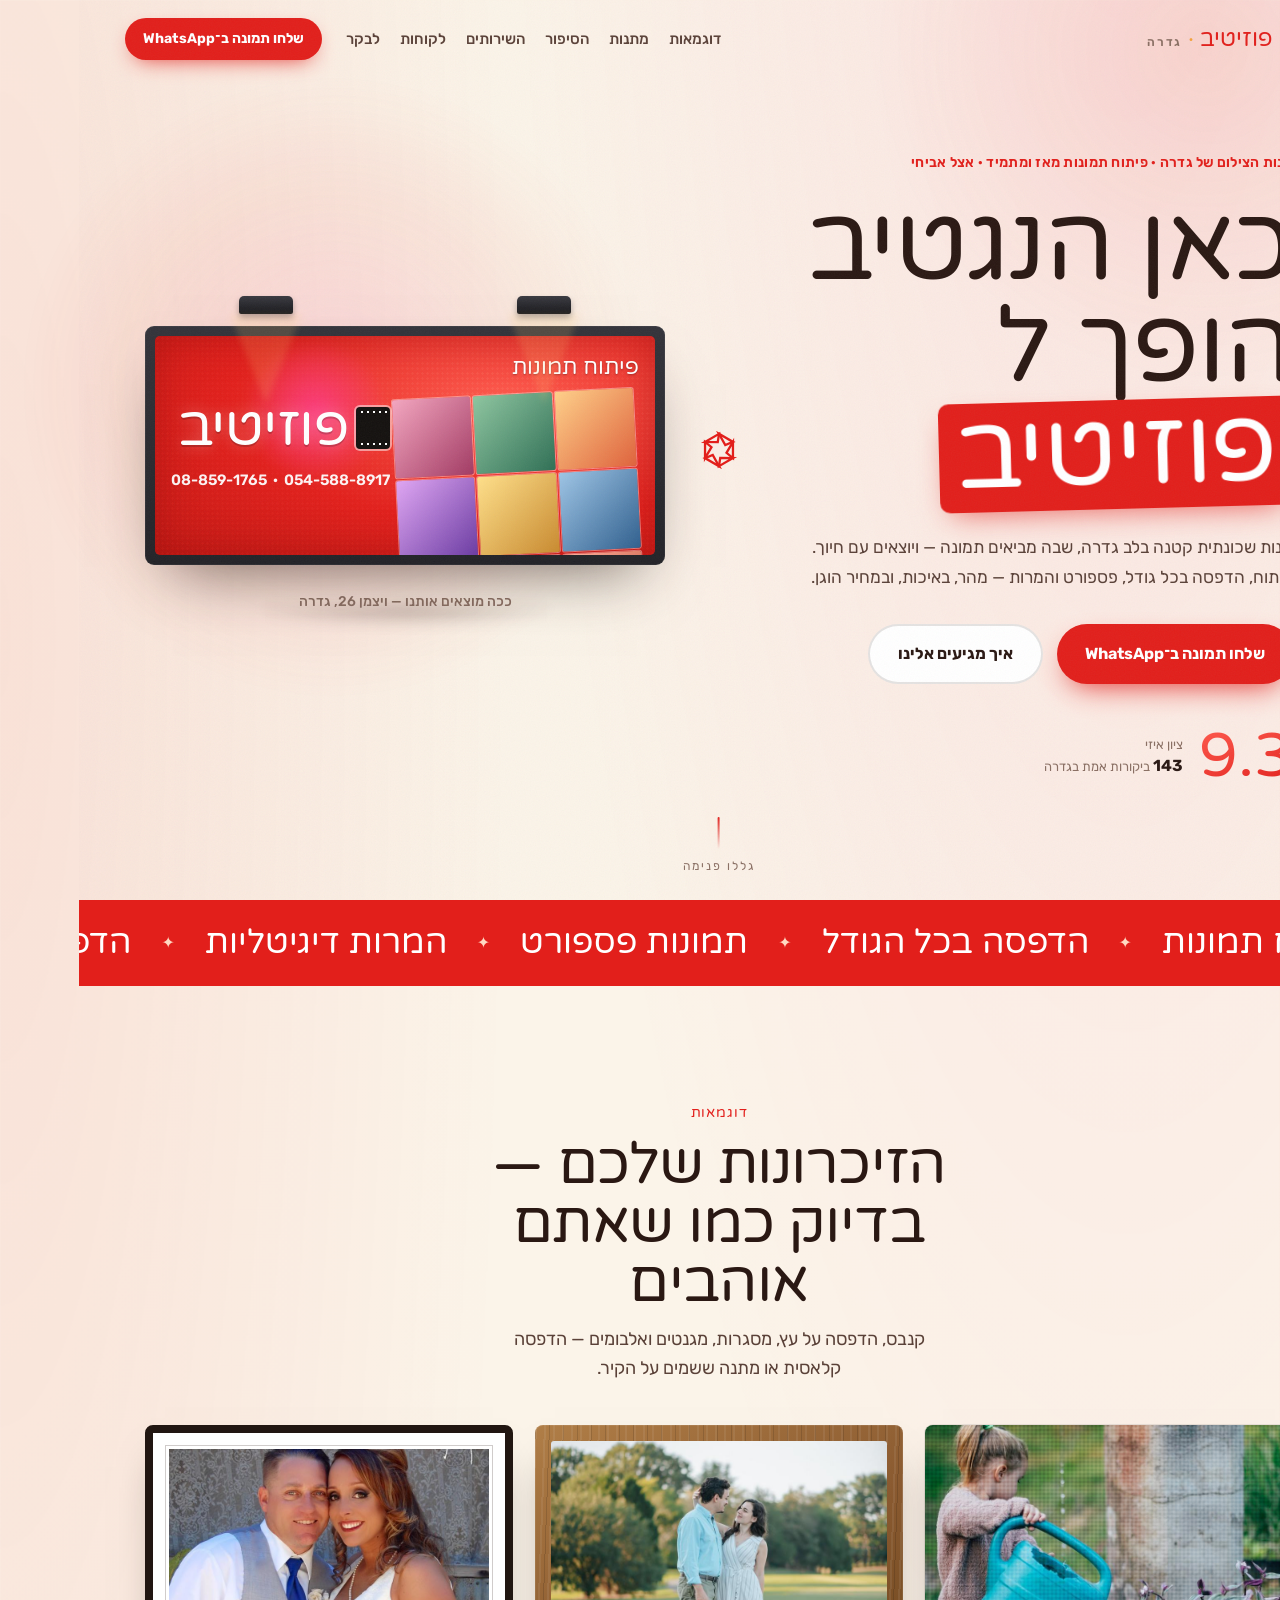
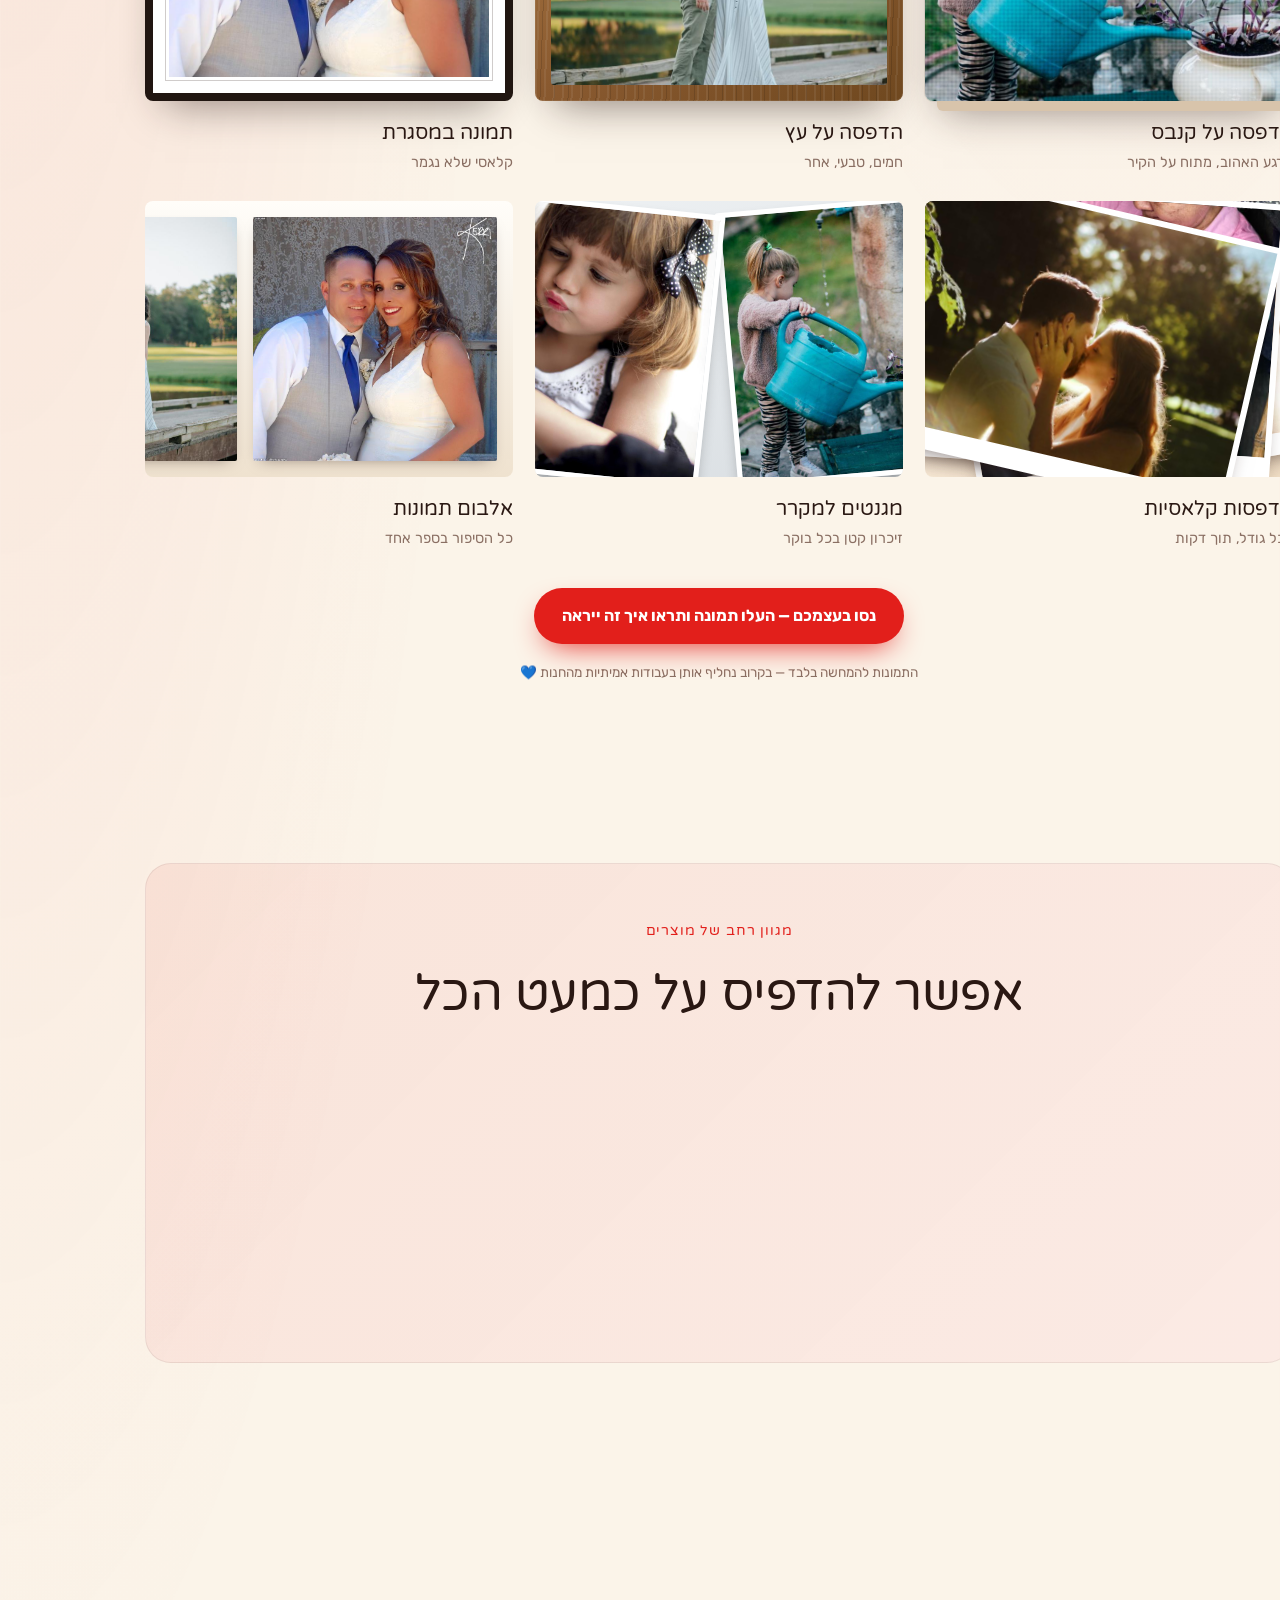
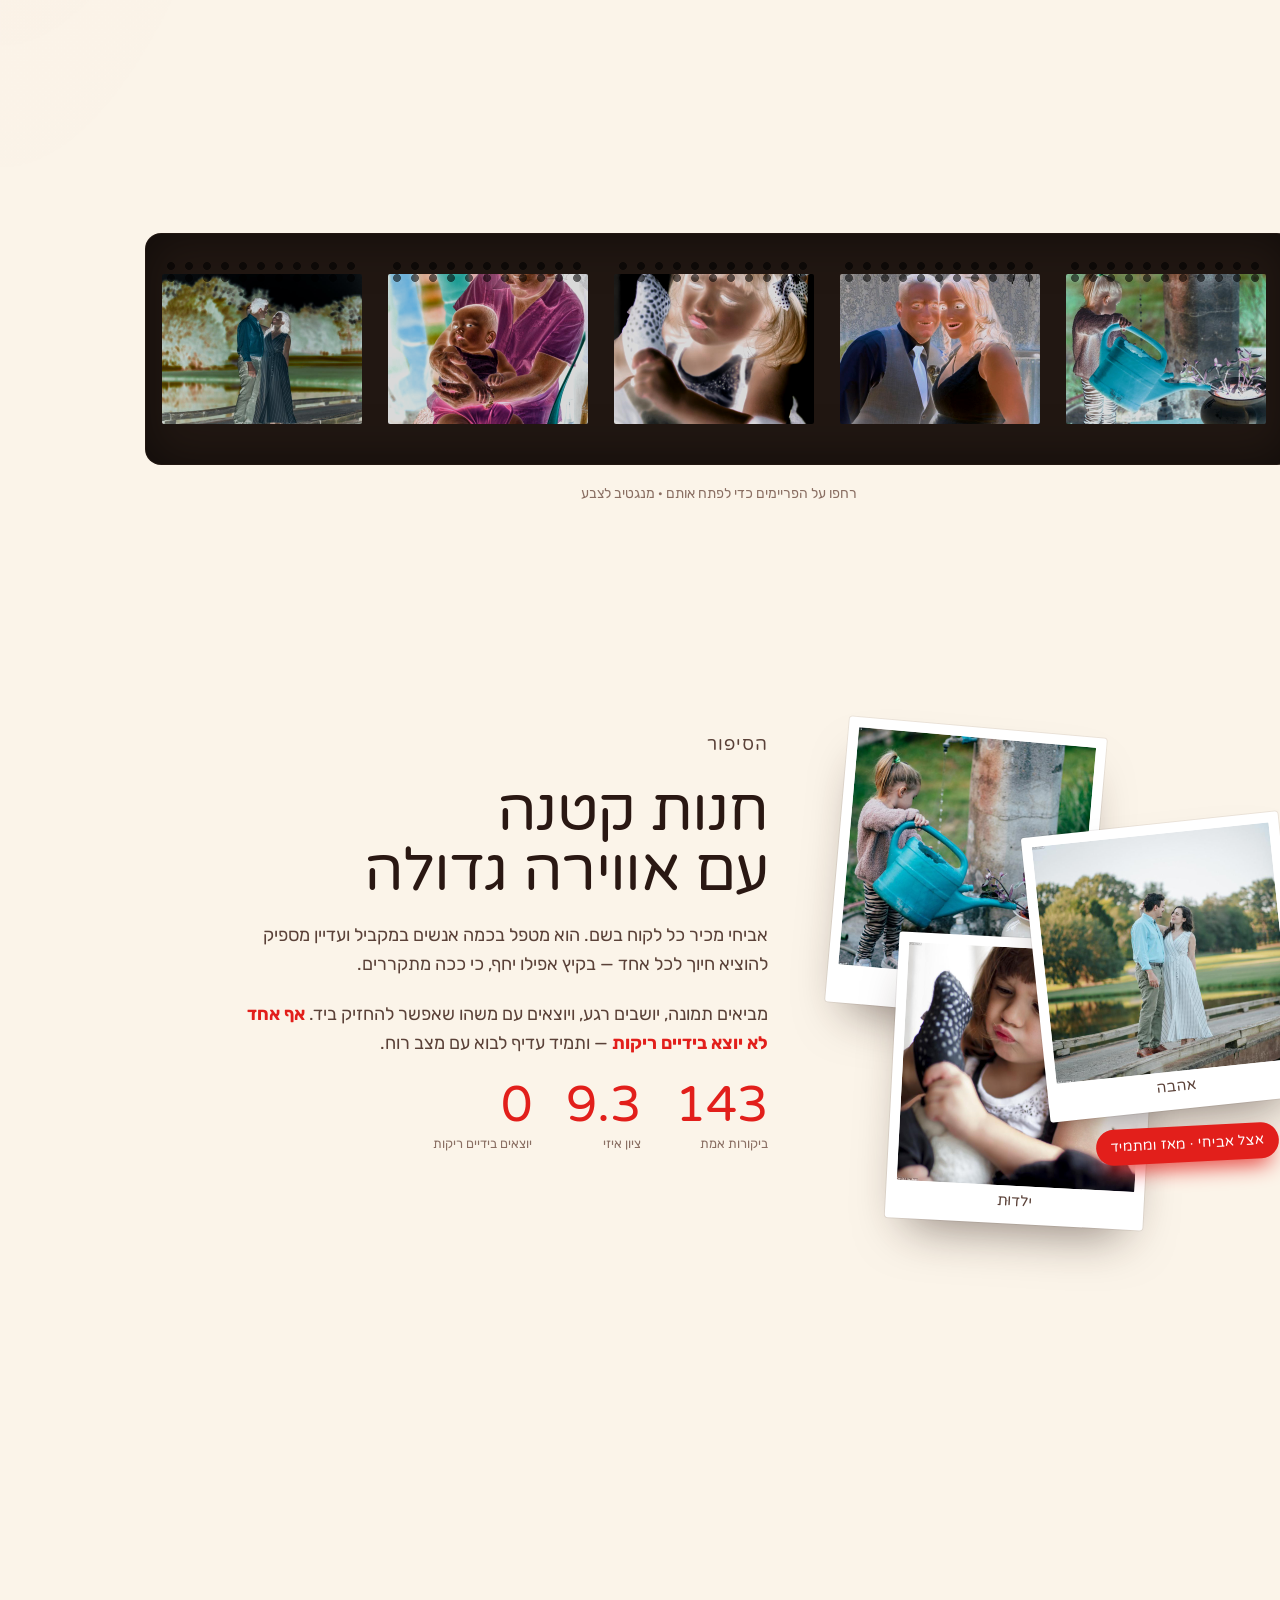
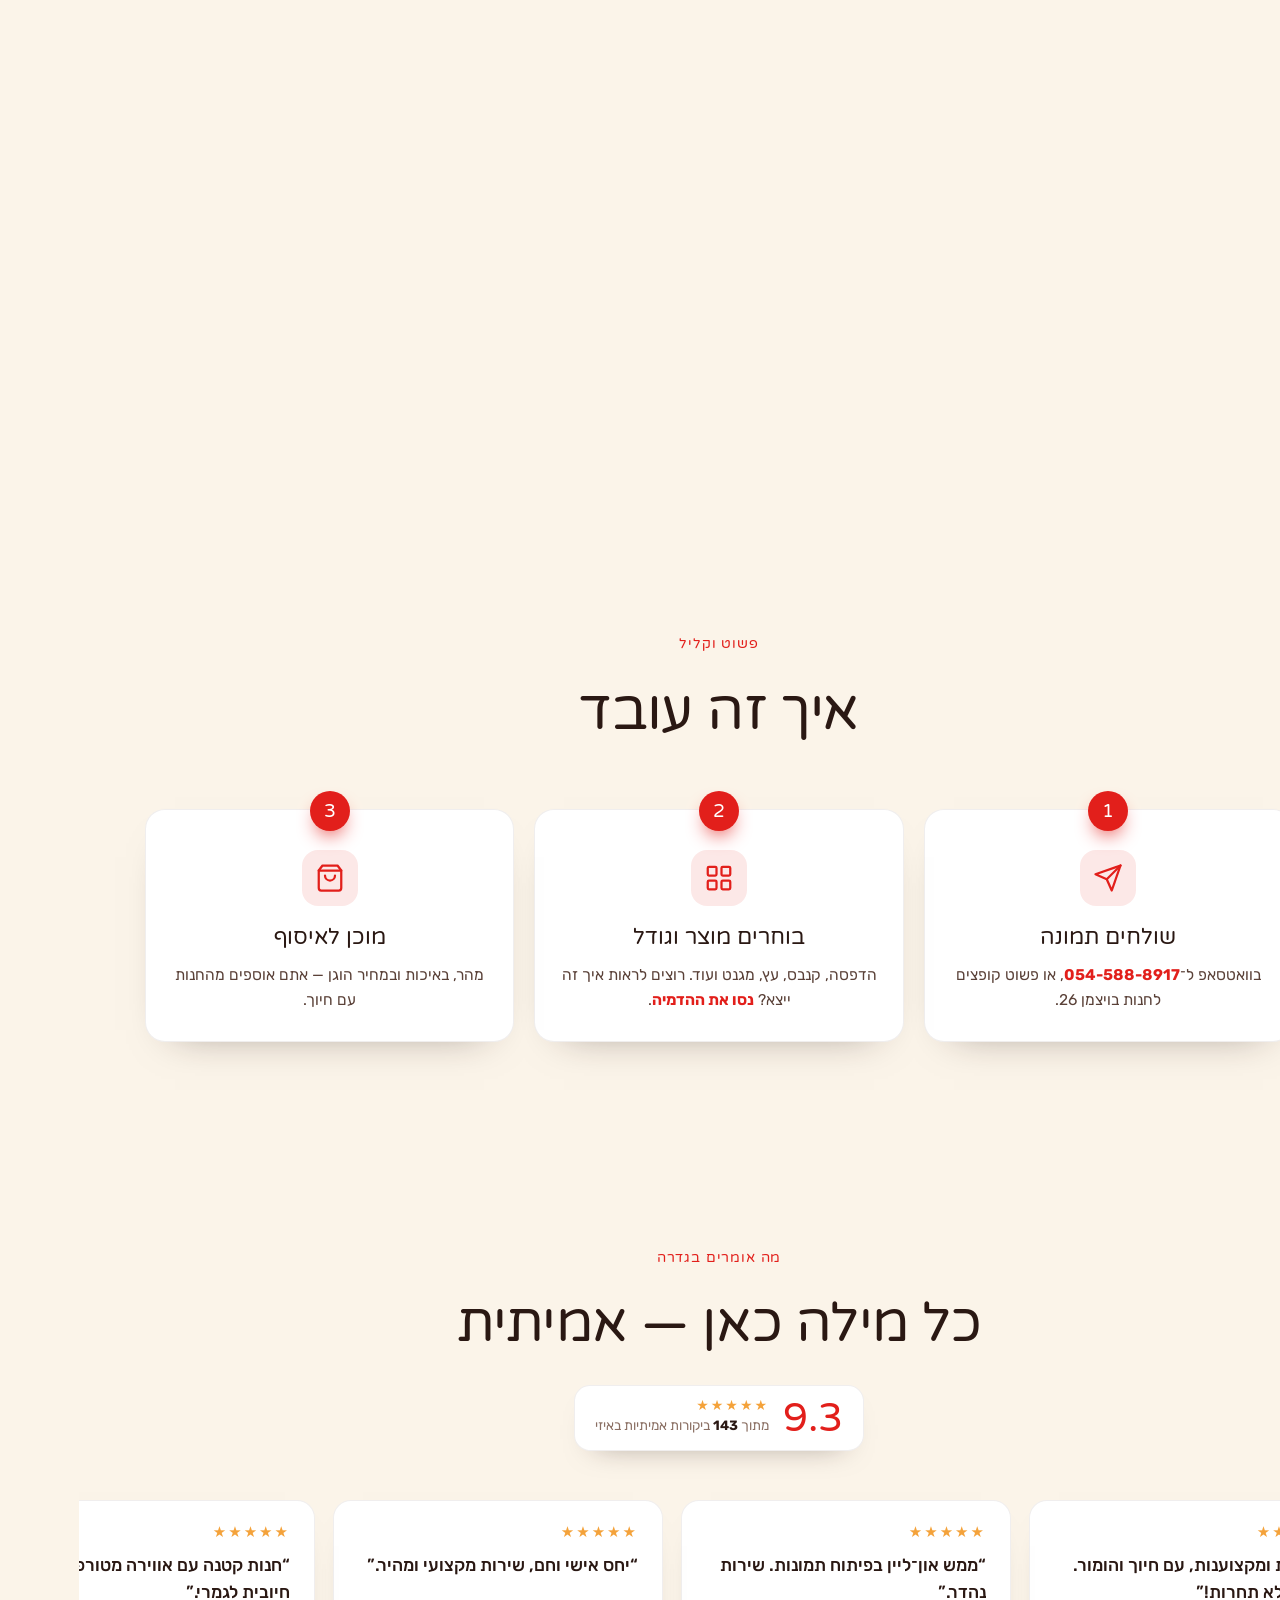
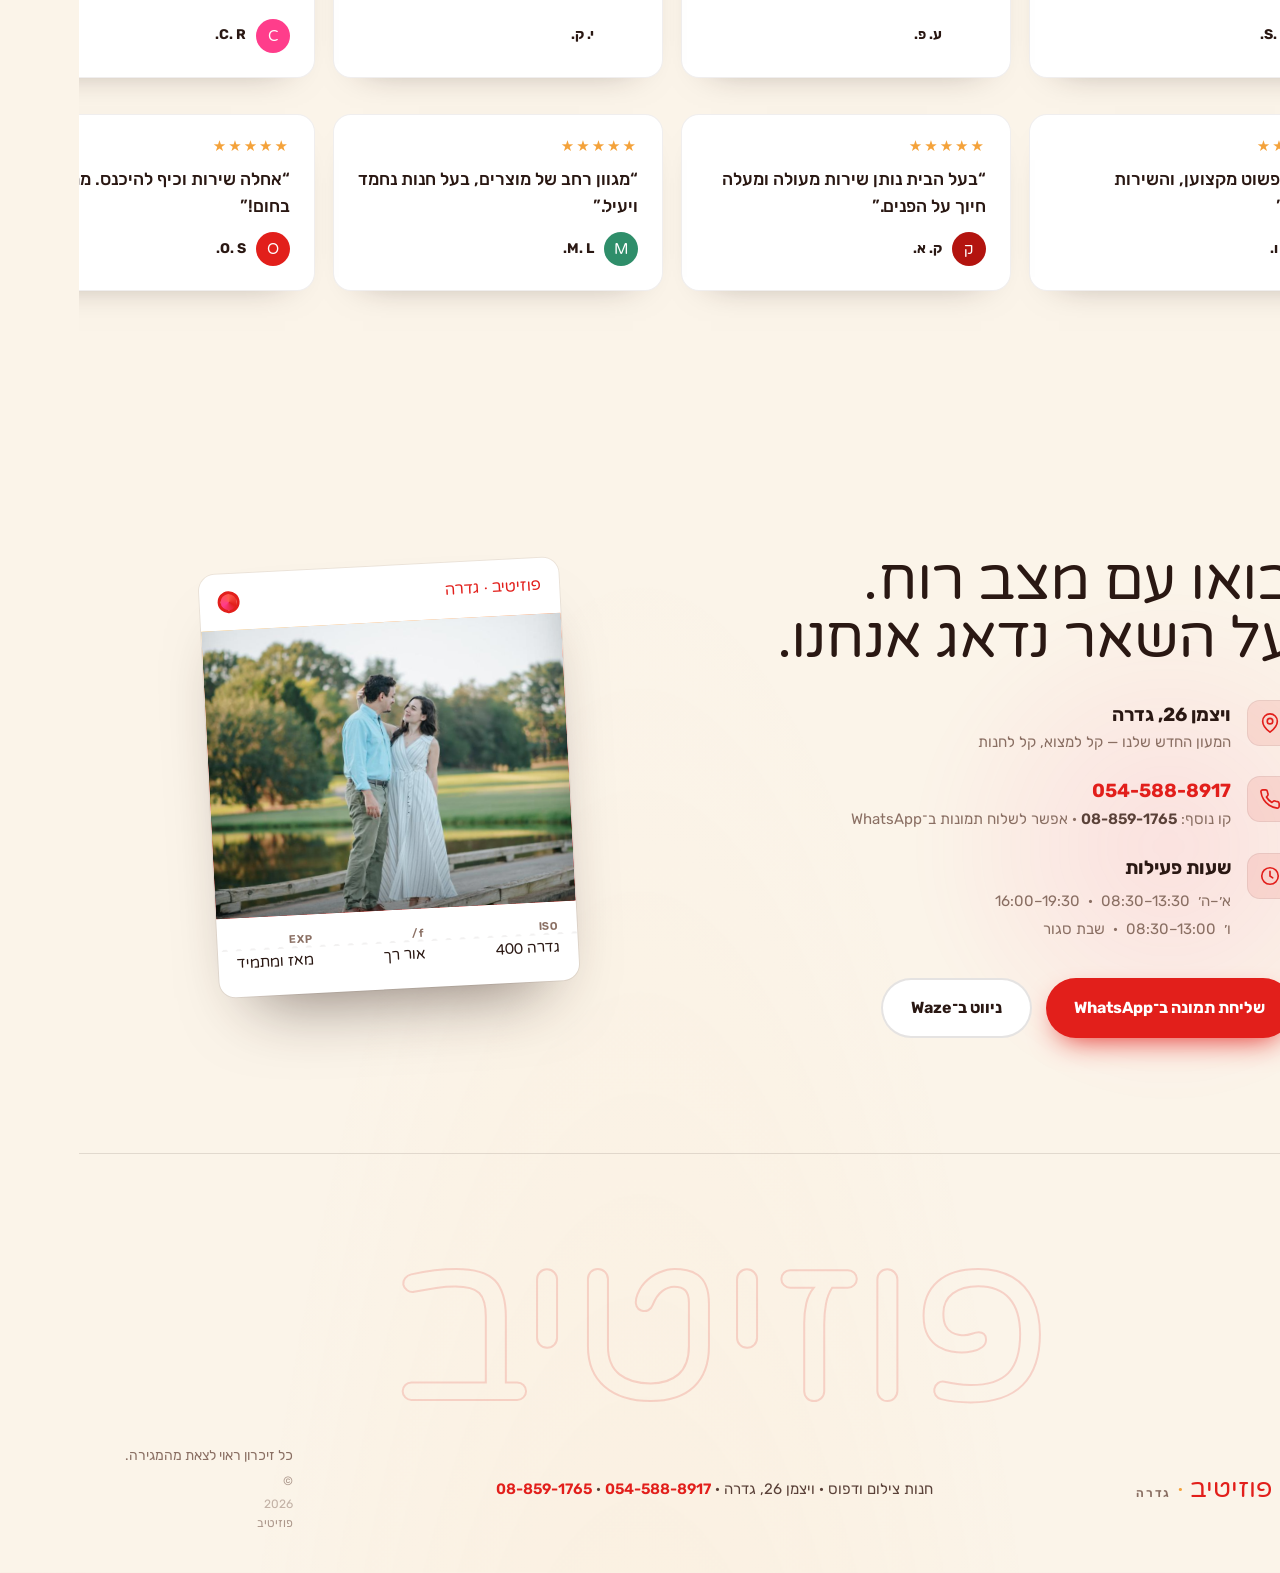
<file: index.html>
<!DOCTYPE html>
<html lang="he" dir="rtl">
<head>
<meta charset="UTF-8" />
<meta name="viewport" content="width=device-width, initial-scale=1.0" />
<title>פוזיטיב · גדרה — חנות הצילום שבה הזיכרון הופך לחיוב</title>
<meta name="description" content="פוזיטיב, ויצמן 26 גדרה. פיתוח תמונות, הדפסה בכל הגדלים, תמונות פספורט, המרות דיגיטליות והדפסה על קנבס — עם חיוך, הומור ויחס אישי. ציון איזי 9.3." />
<meta property="og:title" content="פוזיטיב · גדרה" />
<meta property="og:description" content="המקום שבו הנגטיב הופך לחיוב. חנות צילום ודפוס בגדרה — אצל אביחי." />
<link rel="preconnect" href="https://fonts.googleapis.com" />
<link rel="preconnect" href="https://fonts.gstatic.com" crossorigin />
<link href="https://fonts.googleapis.com/css2?family=Rubik:wght@300;400;500;600;700;800;900&family=Varela+Round&display=swap" rel="stylesheet" />
<link rel="stylesheet" href="styles.css" />
</head>
<body>

<!-- grain + safelight overlays -->
<div class="grain" aria-hidden="true"></div>
<div class="vignette" aria-hidden="true"></div>
<div class="safelight" aria-hidden="true"></div>

<!-- custom aperture cursor -->
<div class="cursor" id="cursor" aria-hidden="true">
  <svg viewBox="0 0 40 40"><g class="blades"></g></svg>
</div>

<!-- ===== NAV ===== -->
<header class="nav" id="nav">
  <a href="#top" class="brand" aria-label="פוזיטיב, לראש העמוד">
    <span class="brand-mark" aria-hidden="true">
      <svg viewBox="0 0 44 44"><circle cx="22" cy="22" r="20" class="ap-ring"/><g class="ap-blades"></g></svg>
    </span>
    <span class="brand-name">פוזיטיב<em>·</em><span class="brand-sub">גדרה</span></span>
  </a>
  <nav class="nav-links" aria-label="ניווט ראשי">
    <a href="examples.html">דוגמאות</a>
    <a href="#gifts">מתנות</a>
    <a href="#story">הסיפור</a>
    <a href="#services">השירותים</a>
    <a href="#reviews">לקוחות</a>
    <a href="#visit">לבקר</a>
  </nav>
  <a href="https://wa.me/972545888917" class="nav-cta" target="_blank" rel="noopener">
    שלחו תמונה ב־WhatsApp
  </a>
</header>

<!-- ===== HERO ===== -->
<main id="top">
<section class="hero" id="hero">
  <div class="hero-glow" aria-hidden="true"></div>

  <div class="hero-inner">
    <p class="eyebrow reveal">חנות הצילום של גדרה · פיתוח תמונות מאז ומתמיד · אצל אביחי</p>

    <h1 class="hero-title">
      <span class="line reveal" data-d="1">כאן הנגטיב</span>
      <span class="line reveal flip-word" data-d="2">הופך ל<span class="positive-word">פוזיטיב</span></span>
    </h1>

    <p class="hero-lede reveal" data-d="3">
      חנות שכונתית קטנה בלב גדרה, שבה מביאים תמונה — ויוצאים עם חיוך.
      פיתוח, הדפסה בכל גודל, פספורט והמרות — מהר, באיכות, ובמחיר הוגן.
    </p>

    <div class="hero-cta reveal" data-d="4">
      <a href="https://wa.me/972545888917" class="btn btn-primary magnetic" target="_blank" rel="noopener">שלחו תמונה ב־WhatsApp</a>
      <a href="#visit" class="btn btn-ghost magnetic">איך מגיעים אלינו</a>
    </div>

    <div class="hero-score reveal" data-d="5">
      <span class="score-num" data-count="9.3">0.0</span>
      <span class="score-meta">ציון איזי<br><b>143</b> ביקורות אמת בגדרה</span>
    </div>
  </div>

  <!-- recreation of the real shopfront lightbox sign -->
  <figure class="shopsign" aria-label="שלט החנות של פוזיטיב, ויצמן 26 גדרה">
    <span class="sign-lamp lamp-a" aria-hidden="true"></span>
    <span class="sign-lamp lamp-b" aria-hidden="true"></span>
    <div class="sign-frame">
      <div class="sign-face">
        <div class="sign-col sign-dev-col">
          <div class="sign-dev">פיתוח תמונות</div>
          <div class="sign-samples" aria-hidden="true">
            <i></i><i></i><i></i><i></i><i></i><i></i><i></i><i></i><i></i>
          </div>
        </div>
        <div class="sign-col sign-logo-col">
          <span class="sign-splash" aria-hidden="true"></span>
          <div class="sign-logo">
            <span class="sign-film" aria-hidden="true"></span>
            <span class="sign-word">פוזיטיב</span>
          </div>
          <div class="sign-phones" dir="ltr">08-859-1765 &nbsp;·&nbsp; 054-588-8917</div>
        </div>
      </div>
    </div>
    <figcaption>ככה מוצאים אותנו — ויצמן 26, גדרה</figcaption>
  </figure>

  <a href="#gallery" class="scroll-cue" aria-label="גלילה למטה">
    <span></span>גללו פנימה
  </a>
</section>

<!-- ===== MARQUEE ===== -->
<div class="marquee" aria-hidden="true">
  <div class="marquee-track">
    <span>פיתוח תמונות</span><i>✦</i><span>הדפסה בכל הגודל</span><i>✦</i><span>תמונות פספורט</span><i>✦</i><span>המרות דיגיטליות</span><i>✦</i><span>הדפסה על קנבס</span><i>✦</i><span>יחס אישי וחם</span><i>✦</i>
    <span>פיתוח תמונות</span><i>✦</i><span>הדפסה בכל הגודל</span><i>✦</i><span>תמונות פספורט</span><i>✦</i><span>המרות דיגיטליות</span><i>✦</i><span>הדפסה על קנבס</span><i>✦</i><span>יחס אישי וחם</span><i>✦</i>
  </div>
</div>

<!-- ===== GALLERY / EXAMPLES ===== -->
<section class="gallery" id="gallery">
  <div class="gallery-head">
    <p class="section-kicker reveal">דוגמאות</p>
    <h2 class="reveal">הזיכרונות שלכם — בדיוק כמו שאתם אוהבים</h2>
    <p class="gallery-sub reveal">קנבס, הדפסה על עץ, מסגרות, מגנטים ואלבומים — הדפסה קלאסית או מתנה ששמים על הקיר.</p>
  </div>

  <!-- local placeholder photos (img/) — swap for the shop's real work later -->
  <div class="products">
    <figure class="product reveal">
      <div class="mock mock-canvas"><img loading="lazy" src="img/family.jpg" alt="הדפסה על קנבס — רגע משפחתי" /></div>
      <figcaption><b>הדפסה על קנבס</b><span>הרגע האהוב, מתוח על הקיר</span></figcaption>
    </figure>
    <figure class="product reveal">
      <div class="mock mock-wood"><img loading="lazy" src="img/couple.jpg" alt="הדפסה על עץ — זוג" /></div>
      <figcaption><b>הדפסה על עץ</b><span>חמים, טבעי, אחר</span></figcaption>
    </figure>
    <figure class="product reveal">
      <div class="mock mock-frame"><img loading="lazy" src="img/wedding.jpg" alt="תמונה במסגרת — חתונה" /></div>
      <figcaption><b>תמונה במסגרת</b><span>קלאסי שלא נגמר</span></figcaption>
    </figure>
    <figure class="product reveal">
      <div class="mock mock-stack">
        <img loading="lazy" src="img/kids.jpg" alt="" />
        <img loading="lazy" src="img/grandparents.jpg" alt="" />
        <img loading="lazy" src="img/kiss.jpg" alt="הדפסות קלאסיות" />
      </div>
      <figcaption><b>הדפסות קלאסיות</b><span>בכל גודל, תוך דקות</span></figcaption>
    </figure>
    <figure class="product reveal">
      <div class="mock mock-magnets">
        <img loading="lazy" src="img/family.jpg" alt="" />
        <img loading="lazy" src="img/kids.jpg" alt="מגנט תמונה" />
      </div>
      <figcaption><b>מגנטים למקרר</b><span>זיכרון קטן בכל בוקר</span></figcaption>
    </figure>
    <figure class="product reveal">
      <div class="mock mock-album">
        <img loading="lazy" src="img/wedding.jpg" alt="" />
        <img loading="lazy" src="img/couple.jpg" alt="אלבום תמונות" />
      </div>
      <figcaption><b>אלבום תמונות</b><span>כל הסיפור בספר אחד</span></figcaption>
    </figure>
  </div>
  <div class="gallery-cta reveal">
    <a href="examples.html" class="btn btn-primary magnetic">נסו בעצמכם — העלו תמונה ותראו איך זה ייראה</a>
  </div>
  <p class="gallery-note reveal">התמונות להמחשה בלבד — בקרוב נחליף אותן בעבודות אמיתיות מהחנות 💙</p>
</section>

<!-- ===== GIFTS / RANGE ===== -->
<section class="gifts" id="gifts">
  <div class="gifts-inner">
    <p class="section-kicker reveal">מגוון רחב של מוצרים</p>
    <h2 class="reveal">אפשר להדפיס על כמעט הכל</h2>
    <p class="gifts-sub reveal">לא רק תמונות — כל מתנה עם הזיכרון שלכם, לכל אירוע. מה שלא חשבתם עליו, פשוט שאלו.</p>
    <div class="chips-cloud reveal">
      <span>ספלים</span><span>כריות</span><span>חולצות מודפסות</span><span>מחזיקי מפתחות</span>
      <span>מגנטים</span><span>הדפסה על קנבס</span><span>הדפסה על עץ</span><span>קריסטל וזכוכית</span>
      <span>פאזל מתמונה</span><span>תיקים</span><span>אלבומים</span><span>מתנות לעובדים</span>
    </div>
    <a href="https://wa.me/972545888917" class="btn btn-primary magnetic reveal" target="_blank" rel="noopener">לא בטוחים? שאלו אותנו בוואטסאפ</a>
  </div>
</section>

<!-- ===== NEGATIVE → POSITIVE ===== -->
<section class="concept" id="concept">
  <div class="concept-head reveal">
    <h2>העבירו את האצבע. תראו מה קורה.</h2>
    <p>כל זיכרון מתחיל כנגטיב — הפוך, קר, מסתורי. אצלנו הוא יוצא החוצה כמו שהוא באמת.</p>
  </div>
  <!-- local placeholder photos (img/) — swap src for the shop's real photos later -->
  <div class="filmstrip" id="filmstrip">
    <div class="frame"><div class="frame-img neg img-1"><img loading="lazy" src="img/family.jpg" alt="דוגמת פיתוח — משפחה" /></div><span class="sprockets"></span></div>
    <div class="frame"><div class="frame-img neg img-2"><img loading="lazy" src="img/wedding.jpg" alt="דוגמת פיתוח — חתונה" /></div><span class="sprockets"></span></div>
    <div class="frame"><div class="frame-img neg img-3"><img loading="lazy" src="img/kids.jpg" alt="דוגמת פיתוח — ילדים" /></div><span class="sprockets"></span></div>
    <div class="frame"><div class="frame-img neg img-4"><img loading="lazy" src="img/grandparents.jpg" alt="דוגמת פיתוח — סבתא ונכד" /></div><span class="sprockets"></span></div>
    <div class="frame"><div class="frame-img neg img-5"><img loading="lazy" src="img/couple.jpg" alt="דוגמת פיתוח — זוג" /></div><span class="sprockets"></span></div>
    <div class="frame"><div class="frame-img neg img-1"><img loading="lazy" src="img/kiss.jpg" alt="דוגמת פיתוח — רגע רומנטי" /></div><span class="sprockets"></span></div>
    <div class="frame"><div class="frame-img neg img-2"><img loading="lazy" src="img/beach.jpg" alt="דוגמת פיתוח — טיול בחוף" /></div><span class="sprockets"></span></div>
    <div class="frame"><div class="frame-img neg img-3"><img loading="lazy" src="img/kids.jpg" alt="דוגמת פיתוח — ילדים" /></div><span class="sprockets"></span></div>
  </div>
  <p class="filmstrip-hint reveal">רחפו על הפריימים כדי לפתח אותם · מנגטיב לצבע</p>
</section>

<!-- ===== STORY / AVICHAI ===== -->
<section class="story" id="story">
  <div class="story-grid">
    <div class="story-photos reveal">
      <figure class="polaroid p1"><img loading="lazy" src="img/family.jpg" alt="הדפסה — רגע משפחתי" /><figcaption>משפחה</figcaption></figure>
      <figure class="polaroid p2"><img loading="lazy" src="img/couple.jpg" alt="הדפסה — זוג" /><figcaption>אהבה</figcaption></figure>
      <figure class="polaroid p3"><img loading="lazy" src="img/kids.jpg" alt="הדפסה — ילדים" /><figcaption>ילדוּת</figcaption></figure>
      <span class="story-note">אצל אביחי · מאז ומתמיד</span>
    </div>

    <div class="story-text">
      <p class="section-kicker reveal">הסיפור</p>
      <h2 class="reveal">חנות קטנה<br>עם אווירה גדולה</h2>
      <p class="reveal">
        אביחי מכיר כל לקוח בשם. הוא מטפל בכמה אנשים במקביל ועדיין מספיק
        להוציא חיוך לכל אחד — בקיץ אפילו יחף, כי ככה מתקררים.
      </p>
      <p class="reveal">
        מביאים תמונה, יושבים רגע, ויוצאים עם משהו שאפשר להחזיק ביד.
        <b>אף אחד לא יוצא בידיים ריקות</b> — ותמיד עדיף לבוא עם מצב רוח.
      </p>

      <div class="story-stats">
        <div class="stat reveal"><b class="count" data-count="143">0</b><span>ביקורות אמת</span></div>
        <div class="stat reveal"><b class="count" data-count="9.3" data-dec="1">0</b><span>ציון איזי</span></div>
        <div class="stat reveal"><b>0</b><span>יוצאים בידיים ריקות</span></div>
      </div>
    </div>
  </div>
</section>

<!-- ===== SERVICES ===== -->
<section class="services" id="services">
  <div class="services-head">
    <p class="section-kicker reveal">מה עושים כאן</p>
    <h2 class="reveal">הכול חוץ מהזיכרון —<br>אותו אתם מביאים.</h2>
  </div>

  <div class="cards">
    <article class="card reveal" data-num="01">
      <div class="card-ico" data-ico="print"></div>
      <h3>פיתוח תמונות</h3>
      <p>פיתוח מהיר, כמעט און־ליין, באיכות שעושה כבוד לרגע. מחירים טובים, שירות חם.</p>
    </article>
    <article class="card reveal" data-num="02">
      <div class="card-ico" data-ico="sizes"></div>
      <h3>הדפסה בכל גודל</h3>
      <p>מ־9×13 הקלאסי ועד פוסטר ענק על הקיר. נעשה סדר בגדלים — ונבחר את המושלם.</p>
    </article>
    <article class="card reveal" data-num="03">
      <div class="card-ico" data-ico="passport"></div>
      <h3>תמונות פספורט</h3>
      <p>דרכון, ויזה, רישיון, תעודות — בדיוק במידה הנכונה, ובלי כאב ראש.</p>
    </article>
    <article class="card reveal" data-num="04">
      <div class="card-ico" data-ico="digital"></div>
      <h3>המרות דיגיטליות</h3>
      <p>קלטות, סלילים ותמונות ישנות שמחכות במגירה — מצילים אותן אל המסך של היום.</p>
    </article>
    <article class="card reveal" data-num="05">
      <div class="card-ico" data-ico="canvas"></div>
      <h3>הדפסה על קנבס</h3>
      <p>הרגע האהוב עליכם הופך ליצירה. קנבס, מסגרת, מתנה שלא שוכחים.</p>
    </article>
    <article class="card reveal" data-num="06">
      <div class="card-ico" data-ico="docs"></div>
      <h3>דפוס ומסמכים</h3>
      <p>הדפסות, צילומי מסמכים, פקסים וכל מה שצריך — מתחת לקורת גג אחת.</p>
    </article>
  </div>
</section>

<!-- ===== HOW IT WORKS ===== -->
<section class="how" id="how">
  <div class="how-head">
    <p class="section-kicker reveal">פשוט וקליל</p>
    <h2 class="reveal">איך זה עובד</h2>
  </div>
  <div class="steps">
    <div class="step reveal">
      <span class="step-num">1</span>
      <div class="step-ico" data-ico="send"></div>
      <h3>שולחים תמונה</h3>
      <p>בוואטסאפ ל־<a href="https://wa.me/972545888917" target="_blank" rel="noopener" dir="ltr">054-588-8917</a>, או פשוט קופצים לחנות בויצמן 26.</p>
    </div>
    <div class="step reveal">
      <span class="step-num">2</span>
      <div class="step-ico" data-ico="pick"></div>
      <h3>בוחרים מוצר וגודל</h3>
      <p>הדפסה, קנבס, עץ, מגנט ועוד. רוצים לראות איך זה ייצא? <a href="examples.html">נסו את ההדמיה</a>.</p>
    </div>
    <div class="step reveal">
      <span class="step-num">3</span>
      <div class="step-ico" data-ico="ready"></div>
      <h3>מוכן לאיסוף</h3>
      <p>מהר, באיכות ובמחיר הוגן — אתם אוספים מהחנות עם חיוך.</p>
    </div>
  </div>
</section>

<!-- ===== REVIEWS ===== -->
<section class="reviews" id="reviews">
  <div class="reviews-head reveal">
    <p class="section-kicker">מה אומרים בגדרה</p>
    <h2>כל מילה כאן — אמיתית</h2>
    <div class="reviews-badge">
      <span class="rb-score">9.3</span>
      <div class="rb-meta">
        <div class="stars" aria-hidden="true">★★★★★</div>
        <span>מתוך <b>143</b> ביקורות אמיתיות באיזי</span>
      </div>
    </div>
  </div>

  <div class="reviews-row" data-dir="1">
    <figure class="quote"><div class="stars" aria-hidden="true">★★★★★</div><p>“אמינות ומקצוענות, עם חיוך והומור. מקום ללא תחרות!”</p><div class="quote-by"><span class="avatar" data-c="1">S</span><cite>S. H.</cite></div></figure>
    <figure class="quote"><div class="stars" aria-hidden="true">★★★★★</div><p>“ממש און־ליין בפיתוח תמונות. שירות נהדר.”</p><div class="quote-by"><span class="avatar" data-c="2">ע</span><cite>ע. פ.</cite></div></figure>
    <figure class="quote"><div class="stars" aria-hidden="true">★★★★★</div><p>“יחס אישי וחם, שירות מקצועי ומהיר.”</p><div class="quote-by"><span class="avatar" data-c="3">י</span><cite>י. ק.</cite></div></figure>
    <figure class="quote"><div class="stars" aria-hidden="true">★★★★★</div><p>“חנות קטנה עם אווירה מטורפת. חוויה חיובית לגמרי.”</p><div class="quote-by"><span class="avatar" data-c="4">C</span><cite>C. R.</cite></div></figure>
    <figure class="quote"><div class="stars" aria-hidden="true">★★★★★</div><p>“מחירים טובים, שירות חם ואדיב. ממליץ מאוד!”</p><div class="quote-by"><span class="avatar" data-c="5">י</span><cite>י. פ.</cite></div></figure>
    <figure class="quote" aria-hidden="true"><div class="stars">★★★★★</div><p>“אמינות ומקצוענות, עם חיוך והומור. מקום ללא תחרות!”</p><div class="quote-by"><span class="avatar" data-c="1">S</span><cite>S. H.</cite></div></figure>
    <figure class="quote" aria-hidden="true"><div class="stars">★★★★★</div><p>“ממש און־ליין בפיתוח תמונות. שירות נהדר.”</p><div class="quote-by"><span class="avatar" data-c="2">ע</span><cite>ע. פ.</cite></div></figure>
    <figure class="quote" aria-hidden="true"><div class="stars">★★★★★</div><p>“יחס אישי וחם, שירות מקצועי ומהיר.”</p><div class="quote-by"><span class="avatar" data-c="3">י</span><cite>י. ק.</cite></div></figure>
    <figure class="quote" aria-hidden="true"><div class="stars">★★★★★</div><p>“חנות קטנה עם אווירה מטורפת. חוויה חיובית לגמרי.”</p><div class="quote-by"><span class="avatar" data-c="4">C</span><cite>C. R.</cite></div></figure>
    <figure class="quote" aria-hidden="true"><div class="stars">★★★★★</div><p>“מחירים טובים, שירות חם ואדיב. ממליץ מאוד!”</p><div class="quote-by"><span class="avatar" data-c="5">י</span><cite>י. פ.</cite></div></figure>
  </div>
  <div class="reviews-row" data-dir="-1">
    <figure class="quote"><div class="stars" aria-hidden="true">★★★★★</div><p>“אביחי פשוט מקצוען, והשירות מעולה.”</p><div class="quote-by"><span class="avatar" data-c="6">ז</span><cite>ז. ו.</cite></div></figure>
    <figure class="quote"><div class="stars" aria-hidden="true">★★★★★</div><p>“בעל הבית נותן שירות מעולה ומעלה חיוך על הפנים.”</p><div class="quote-by"><span class="avatar" data-c="7">ק</span><cite>ק. א.</cite></div></figure>
    <figure class="quote"><div class="stars" aria-hidden="true">★★★★★</div><p>“מגוון רחב של מוצרים, בעל חנות נחמד ויעיל.”</p><div class="quote-by"><span class="avatar" data-c="8">M</span><cite>M. L.</cite></div></figure>
    <figure class="quote"><div class="stars" aria-hidden="true">★★★★★</div><p>“אחלה שירות וכיף להיכנס. ממליץ בחום!”</p><div class="quote-by"><span class="avatar" data-c="1">O</span><cite>O. S.</cite></div></figure>
    <figure class="quote"><div class="stars" aria-hidden="true">★★★★★</div><p>“מחיר מנצח, חביבות, מקצועיות. תהיו מכורים.”</p><div class="quote-by"><span class="avatar" data-c="2">S</span><cite>S. H.</cite></div></figure>
    <figure class="quote" aria-hidden="true"><div class="stars">★★★★★</div><p>“אביחי פשוט מקצוען, והשירות מעולה.”</p><div class="quote-by"><span class="avatar" data-c="6">ז</span><cite>ז. ו.</cite></div></figure>
    <figure class="quote" aria-hidden="true"><div class="stars">★★★★★</div><p>“בעל הבית נותן שירות מעולה ומעלה חיוך על הפנים.”</p><div class="quote-by"><span class="avatar" data-c="7">ק</span><cite>ק. א.</cite></div></figure>
    <figure class="quote" aria-hidden="true"><div class="stars">★★★★★</div><p>“מגוון רחב של מוצרים, בעל חנות נחמד ויעיל.”</p><div class="quote-by"><span class="avatar" data-c="8">M</span><cite>M. L.</cite></div></figure>
    <figure class="quote" aria-hidden="true"><div class="stars">★★★★★</div><p>“אחלה שירות וכיף להיכנס. ממליץ בחום!”</p><div class="quote-by"><span class="avatar" data-c="1">O</span><cite>O. S.</cite></div></figure>
    <figure class="quote" aria-hidden="true"><div class="stars">★★★★★</div><p>“מחיר מנצח, חביבות, מקצועיות. תהיו מכורים.”</p><div class="quote-by"><span class="avatar" data-c="2">S</span><cite>S. H.</cite></div></figure>
  </div>
</section>

<!-- ===== VISIT ===== -->
<section class="visit" id="visit">
  <div class="visit-glow" aria-hidden="true"></div>
  <div class="visit-grid">
    <div class="visit-info">
      <p class="section-kicker reveal">לבקר</p>
      <h2 class="reveal">בואו עם מצב רוח.<br>על השאר נדאג אנחנו.</h2>

      <ul class="visit-list">
        <li class="reveal">
          <span class="vi-ico" data-ico="pin"></span>
          <div><b>ויצמן 26, גדרה</b><span>המעון החדש שלנו — קל למצוא, קל לחנות</span></div>
        </li>
        <li class="reveal">
          <span class="vi-ico" data-ico="phone"></span>
          <div>
            <b><a href="tel:+972545888917" dir="ltr">054-588-8917</a></b>
            <span>קו נוסף: <a href="tel:+97288591765" dir="ltr">08-859-1765</a> · אפשר לשלוח תמונות ב־WhatsApp</span>
          </div>
        </li>
        <li class="reveal">
          <span class="vi-ico" data-ico="clock"></span>
          <div>
            <b>שעות פעילות</b>
            <span class="hours">
              א׳–ה׳ &nbsp;<bdi class="t">08:30–13:30</bdi> &nbsp;·&nbsp; <bdi class="t">16:00–19:30</bdi><br>
              ו׳ &nbsp;<bdi class="t">08:30–13:00</bdi> &nbsp;·&nbsp; שבת סגור
            </span>
          </div>
        </li>
      </ul>

      <div class="visit-cta reveal">
        <a href="https://wa.me/972545888917" class="btn btn-primary magnetic" target="_blank" rel="noopener">שליחת תמונה ב־WhatsApp</a>
        <a href="https://www.waze.com/ul?q=%D7%A4%D7%95%D7%96%D7%99%D7%98%D7%99%D7%91%20%D7%92%D7%93%D7%A8%D7%94&navigate=yes" class="btn btn-ghost magnetic" target="_blank" rel="noopener">ניווט ב־Waze</a>
      </div>
    </div>

    <div class="visit-card reveal">
      <div class="ticket">
        <div class="ticket-top">
          <span>פוזיטיב · גדרה</span>
          <span class="ticket-ap" aria-hidden="true"></span>
        </div>
        <div class="ticket-shot"><img loading="lazy" src="img/couple.jpg" alt="דוגמת הדפסה — רגע משפחתי" /></div>
        <div class="ticket-bottom">
          <div><small>ISO</small>גדרה 400</div>
          <div><small>f/</small>אור רך</div>
          <div><small>EXP</small>מאז ומתמיד</div>
        </div>
        <div class="ticket-perf" aria-hidden="true"></div>
      </div>
    </div>
  </div>
</section>

</main>

<!-- ===== FOOTER ===== -->
<footer class="footer">
  <div class="footer-big" aria-hidden="true">פוזיטיב</div>
  <div class="footer-row">
    <div class="brand brand-foot">
      <span class="brand-mark" aria-hidden="true">
        <svg viewBox="0 0 44 44"><circle cx="22" cy="22" r="20" class="ap-ring"/><g class="ap-blades"></g></svg>
      </span>
      <span class="brand-name">פוזיטיב<em>·</em><span class="brand-sub">גדרה</span></span>
    </div>
    <p class="footer-tag">חנות צילום ודפוס · ויצמן 26, גדרה · <a href="tel:+972545888917" dir="ltr">054-588-8917</a> · <a href="tel:+97288591765" dir="ltr">08-859-1765</a></p>
    <p class="footer-credit">כל זיכרון ראוי לצאת מהמגירה. <span>© <span id="year"></span> פוזיטיב</span></p>
  </div>
</footer>

<script src="script.js"></script>
</body>
</html>
</file>
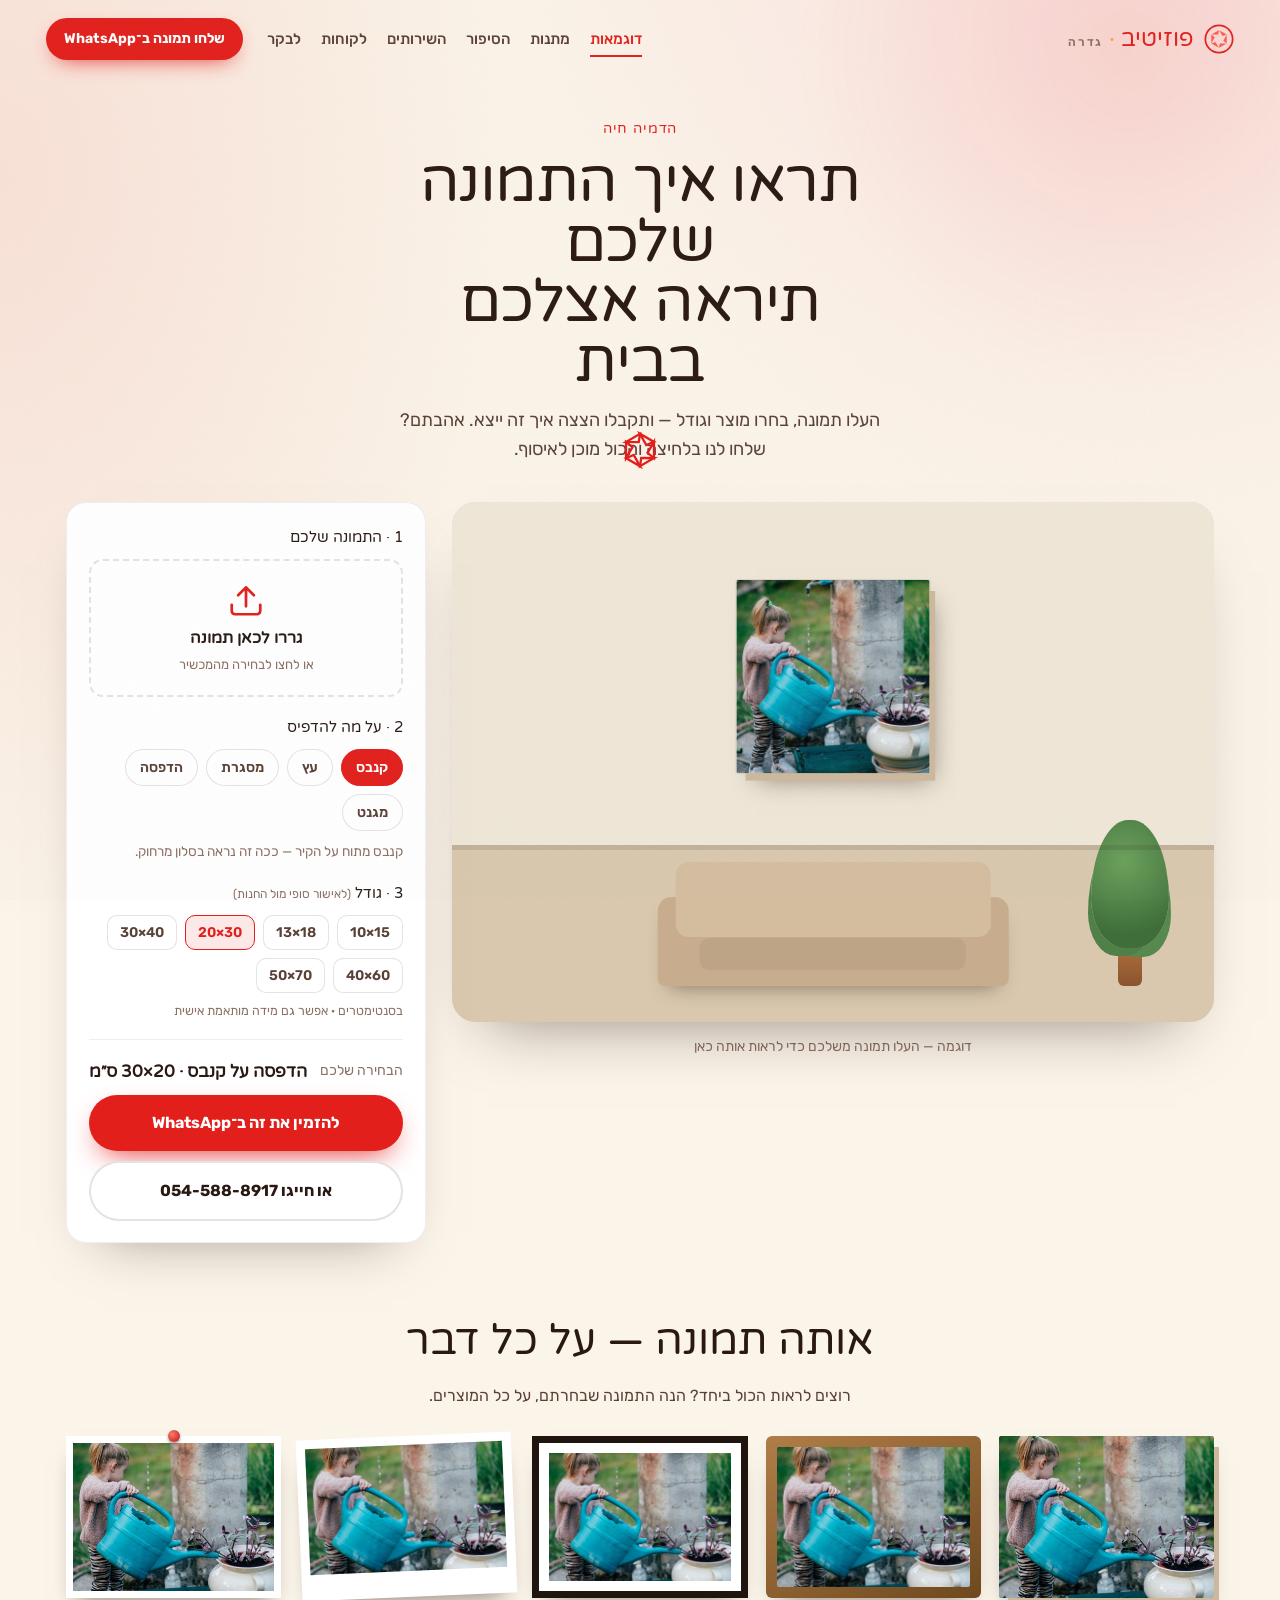
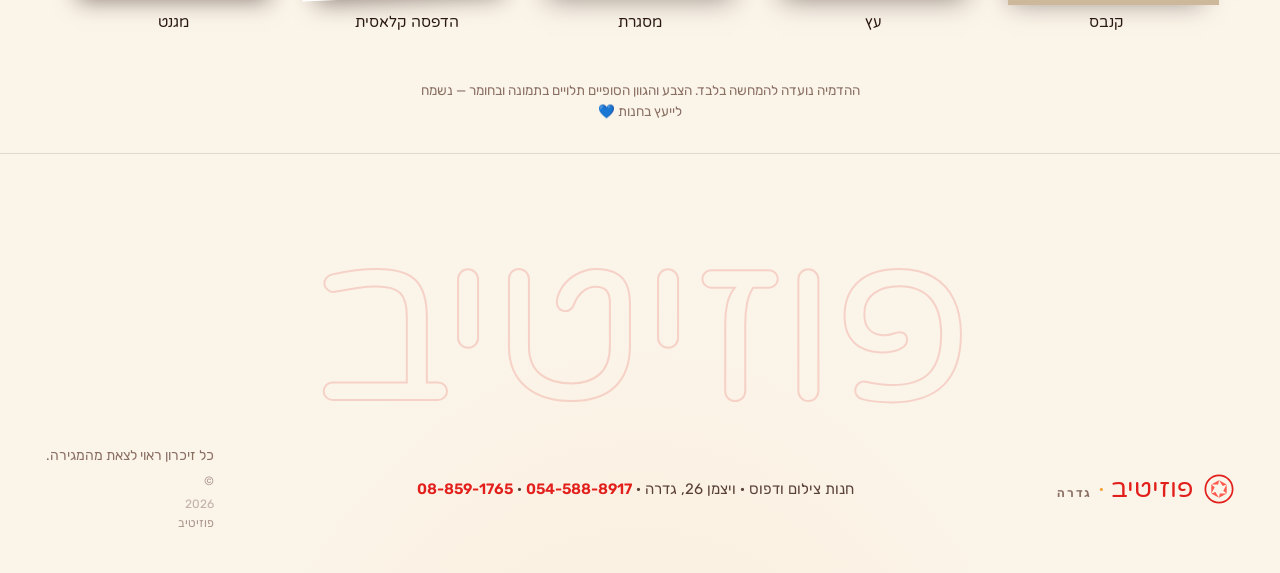
<file: examples.html>
<!DOCTYPE html>
<html lang="he" dir="rtl">
<head>
<meta charset="UTF-8" />
<meta name="viewport" content="width=device-width, initial-scale=1.0" />
<title>פוזיטיב · הדמיה — תראו איך התמונה שלכם תיראה</title>
<meta name="description" content="העלו תמונה וראו איך היא תיראה על קנבס, על עץ, במסגרת, כהדפסה קלאסית או כמגנט — אצל פוזיטיב, ויצמן 26 גדרה." />
<link rel="preconnect" href="https://fonts.googleapis.com" />
<link rel="preconnect" href="https://fonts.gstatic.com" crossorigin />
<link href="https://fonts.googleapis.com/css2?family=Rubik:wght@300;400;500;600;700;800;900&family=Varela+Round&display=swap" rel="stylesheet" />
<link rel="stylesheet" href="styles.css" />
<link rel="stylesheet" href="examples.css" />
</head>
<body class="page-examples">

<div class="grain" aria-hidden="true"></div>
<div class="safelight" aria-hidden="true"></div>

<div class="cursor" id="cursor" aria-hidden="true"><svg viewBox="0 0 40 40"><g class="blades"></g></svg></div>

<!-- ===== NAV ===== -->
<header class="nav scrolled" id="nav">
  <a href="index.html" class="brand" aria-label="פוזיטיב, לעמוד הבית">
    <span class="brand-mark" aria-hidden="true">
      <svg viewBox="0 0 44 44"><circle cx="22" cy="22" r="20" class="ap-ring"/><g class="ap-blades"></g></svg>
    </span>
    <span class="brand-name">פוזיטיב<em>·</em><span class="brand-sub">גדרה</span></span>
  </a>
  <nav class="nav-links" aria-label="ניווט ראשי">
    <a href="examples.html" class="is-active">דוגמאות</a>
    <a href="index.html#gifts">מתנות</a>
    <a href="index.html#story">הסיפור</a>
    <a href="index.html#services">השירותים</a>
    <a href="index.html#reviews">לקוחות</a>
    <a href="index.html#visit">לבקר</a>
  </nav>
  <a href="https://wa.me/972545888917" class="nav-cta" target="_blank" rel="noopener">שלחו תמונה ב־WhatsApp</a>
</header>

<main class="viz-page">
  <header class="viz-head">
    <p class="section-kicker">הדמיה חיה</p>
    <h1>תראו איך התמונה שלכם<br>תיראה אצלכם בבית</h1>
    <p class="viz-lede">העלו תמונה, בחרו מוצר וגודל — ותקבלו הצצה איך זה ייצא. אהבתם? שלחו לנו בלחיצה והכול מוכן לאיסוף.</p>
  </header>

  <section class="viz">
    <!-- STAGE -->
    <div class="viz-stage-wrap">
      <div class="stage" id="stage" data-product="canvas" style="--ar:1/1; --scale:0.9">

        <!-- CANVAS — hung on a living-room wall, seen from a distance -->
        <div class="scene scene-canvas">
          <div class="room">
            <span class="room-sofa" aria-hidden="true"></span>
            <span class="room-plant" aria-hidden="true"></span>
            <div class="wallart art-canvas"><div class="art-img"></div></div>
          </div>
        </div>

        <!-- FRAME — framed on the wall -->
        <div class="scene scene-frame">
          <div class="room">
            <span class="room-sofa" aria-hidden="true"></span>
            <span class="room-plant" aria-hidden="true"></span>
            <div class="wallart art-frame"><div class="art-img"></div></div>
          </div>
        </div>

        <!-- WOOD — real 3D board you can drag to spin 360° -->
        <div class="scene scene-wood" id="woodScene">
          <div class="wood3d">
            <div class="box" id="woodBox">
              <span class="face front" aria-hidden="true"></span>
              <span class="face back" aria-hidden="true"></span>
              <span class="face right" aria-hidden="true"></span>
              <span class="face left" aria-hidden="true"></span>
              <span class="face top" aria-hidden="true"></span>
              <span class="face bottom" aria-hidden="true"></span>
            </div>
          </div>
          <span class="drag-hint">גררו לסובב · 360°</span>
        </div>

        <!-- PRINT — lying on a desk -->
        <div class="scene scene-print">
          <div class="desk">
            <div class="print-photo"><div class="art-img"></div></div>
          </div>
        </div>

        <!-- MAGNET — stuck on the fridge -->
        <div class="scene scene-magnet">
          <div class="fridge">
            <span class="fridge-handle" aria-hidden="true"></span>
            <span class="fridge-handle lower" aria-hidden="true"></span>
            <span class="fridge-seam" aria-hidden="true"></span>
            <span class="mg mg1" aria-hidden="true"></span>
            <span class="mg mg2" aria-hidden="true"></span>
            <span class="note" aria-hidden="true"></span>
            <div class="magnet-photo"><div class="art-img"></div></div>
          </div>
        </div>

      </div>
      <p class="stage-cap" id="stageCap">דוגמה — העלו תמונה משלכם כדי לראות אותה כאן</p>
    </div>

    <!-- CONTROLS -->
    <aside class="viz-controls">
      <!-- upload -->
      <div class="ctrl">
        <span class="ctrl-title">1 · התמונה שלכם</span>
        <label class="dropzone" id="dropzone">
          <input type="file" id="fileInput" accept="image/*" hidden />
          <span class="dz-ico" aria-hidden="true"></span>
          <b>גררו לכאן תמונה</b>
          <small>או לחצו לבחירה מהמכשיר</small>
        </label>
      </div>

      <!-- product -->
      <div class="ctrl">
        <span class="ctrl-title">2 · על מה להדפיס</span>
        <div class="seg" id="products" role="tablist">
          <button class="seg-btn is-on" data-product="canvas">קנבס</button>
          <button class="seg-btn" data-product="wood">עץ</button>
          <button class="seg-btn" data-product="frame">מסגרת</button>
          <button class="seg-btn" data-product="print">הדפסה</button>
          <button class="seg-btn" data-product="magnet">מגנט</button>
        </div>
        <p class="ctrl-desc" id="productDesc">קנבס מתוח — הקלאסיקה שנראית מעולה על הקיר.</p>
      </div>

      <!-- size -->
      <div class="ctrl">
        <span class="ctrl-title">3 · גודל <small>(לאישור סופי מול החנות)</small></span>
        <div class="chips" id="sizes">
          <button class="chip" data-size="10×15">10×15</button>
          <button class="chip" data-size="13×18">13×18</button>
          <button class="chip is-on" data-size="20×30">20×30</button>
          <button class="chip" data-size="30×40">30×40</button>
          <button class="chip" data-size="40×60">40×60</button>
          <button class="chip" data-size="50×70">50×70</button>
        </div>
        <p class="ctrl-unit">בסנטימטרים · אפשר גם מידה מותאמת אישית</p>
      </div>

      <!-- summary + CTA -->
      <div class="ctrl ctrl-order">
        <div class="order-line">
          <span>הבחירה שלכם</span>
          <b id="orderText">קנבס · 20×30 ס״מ</b>
        </div>
        <a href="#" class="btn btn-primary magnetic" id="waBtn" target="_blank" rel="noopener">להזמין את זה ב־WhatsApp</a>
        <a href="tel:+972545888917" class="btn btn-ghost magnetic">או חייגו 054-588-8917</a>
      </div>
    </aside>
  </section>

  <!-- show across all products -->
  <section class="across">
    <h2>אותה תמונה — על כל דבר</h2>
    <p class="across-sub">רוצים לראות הכול ביחד? הנה התמונה שבחרתם, על כל המוצרים.</p>
    <div class="across-grid" id="acrossGrid">
      <figure class="ac" data-product="canvas"><div class="ac-mock"><img alt="קנבס" /></div><figcaption>קנבס</figcaption></figure>
      <figure class="ac" data-product="wood"><div class="ac-mock"><img alt="עץ" /></div><figcaption>עץ</figcaption></figure>
      <figure class="ac" data-product="frame"><div class="ac-mock"><img alt="מסגרת" /></div><figcaption>מסגרת</figcaption></figure>
      <figure class="ac" data-product="print"><div class="ac-mock"><img alt="הדפסה" /></div><figcaption>הדפסה קלאסית</figcaption></figure>
      <figure class="ac" data-product="magnet"><div class="ac-mock"><img alt="מגנט" /></div><figcaption>מגנט</figcaption></figure>
    </div>
  </section>

  <p class="viz-note">ההדמיה נועדה להמחשה בלבד. הצבע והגוון הסופיים תלויים בתמונה ובחומר — נשמח לייעץ בחנות 💙</p>
</main>

<!-- ===== FOOTER ===== -->
<footer class="footer">
  <div class="footer-big" aria-hidden="true">פוזיטיב</div>
  <div class="footer-row">
    <a href="index.html" class="brand brand-foot">
      <span class="brand-mark" aria-hidden="true">
        <svg viewBox="0 0 44 44"><circle cx="22" cy="22" r="20" class="ap-ring"/><g class="ap-blades"></g></svg>
      </span>
      <span class="brand-name">פוזיטיב<em>·</em><span class="brand-sub">גדרה</span></span>
    </a>
    <p class="footer-tag">חנות צילום ודפוס · ויצמן 26, גדרה · <a href="tel:+972545888917" dir="ltr">054-588-8917</a> · <a href="tel:+97288591765" dir="ltr">08-859-1765</a></p>
    <p class="footer-credit">כל זיכרון ראוי לצאת מהמגירה. <span>© <span id="year"></span> פוזיטיב</span></p>
  </div>
</footer>

<script src="script.js"></script>
<script src="examples.js"></script>
</body>
</html>
</file>
<file: styles.css>
/* =========================================================
   פוזיטיב · גדרה  —  the friendly red shopfront
   A small neighbourhood photo shop. Warm, bright, honest.
   ========================================================= */

:root{
  /* paper / light base */
  --paper:    #fbf4e9;   /* warm cream page */
  --paper-2:  #f3e7d4;
  --card:     #ffffff;
  --card-2:   #fff8ef;

  /* the sign: red + white + a magenta splash */
  --red:      #e21f1b;   /* the storefront red */
  --red-deep: #b3140f;
  --red-soft: #ff5a4d;
  --pink:     #ff3d8b;   /* the splash */
  --gold:     #f4a23a;   /* warm secondary, sparing */

  /* ink */
  --ink:      #2a1813;   /* main text */
  --ink-soft: #5a4138;
  --muted:    #8a6f63;
  --line:     rgba(42,24,19,.12);
  --line-2:   rgba(42,24,19,.07);

  --sans:  "Rubik", system-ui, -apple-system, "Segoe UI", sans-serif;
  --round: "Varela Round", var(--sans);

  --ease: cubic-bezier(.2,.7,.2,1);
  --maxw: 1240px;
}

*{ box-sizing:border-box; margin:0; padding:0; }
html{ scroll-behavior:smooth; }
@media (prefers-reduced-motion: reduce){ html{ scroll-behavior:auto; } }

body{
  font-family:var(--sans);
  background:
    radial-gradient(90% 60% at 88% -8%, rgba(255,61,139,.10), transparent 55%),
    radial-gradient(80% 70% at 0% 8%, rgba(226,31,27,.09), transparent 50%),
    radial-gradient(70% 60% at 50% 120%, rgba(244,162,58,.10), transparent 55%),
    var(--paper);
  color:var(--ink);
  line-height:1.6;
  overflow-x:hidden;
  -webkit-font-smoothing:antialiased;
  cursor:none;
}
@media (pointer:coarse){ body{ cursor:auto; } }

a{ color:inherit; text-decoration:none; }
section{ position:relative; }
img{ max-width:100%; display:block; }
::selection{ background:var(--red); color:#fff; }

/* ---------- subtle paper grain ---------- */
.grain{
  position:fixed; inset:0; z-index:9990; pointer-events:none; opacity:.05;
  background-image:url("data:image/svg+xml,%3Csvg xmlns='http://www.w3.org/2000/svg' width='140' height='140'%3E%3Cfilter id='n'%3E%3CfeTurbulence type='fractalNoise' baseFrequency='0.8' numOctaves='2' stitchTiles='stitch'/%3E%3C/filter%3E%3Crect width='100%25' height='100%25' filter='url(%23n)'/%3E%3C/svg%3E");
}
.vignette{ display:none; }
.safelight{
  position:fixed; top:-26vmax; inset-inline-start:-18vmax; width:60vmax; height:60vmax; z-index:0;
  pointer-events:none; border-radius:50%;
  background:radial-gradient(circle, rgba(226,31,27,.10), transparent 60%);
  filter:blur(16px); animation:breathe 10s var(--ease) infinite;
}
@keyframes breathe{ 50%{ transform:scale(1.16) translate(3vmax,3vmax); opacity:.7;} }

/* ---------- aperture cursor (red, friendly) ---------- */
.cursor{
  position:fixed; top:0; left:0; width:38px; height:38px; z-index:9999;
  margin:-19px -19px; pointer-events:none;
  transition:transform .18s var(--ease), opacity .3s;
}
.cursor svg{ width:100%; height:100%; }
.cursor .blades path{ fill:none; stroke:var(--red); stroke-width:2.4; }
.cursor.is-hot{ transform:scale(1.55) rotate(40deg); }
.cursor.is-hot .blades path{ stroke:var(--pink); }

/* =========================================================
   NAV
   ========================================================= */
.nav{
  position:fixed; inset:0 0 auto 0; z-index:9000;
  display:flex; align-items:center; gap:24px;
  padding:18px clamp(16px,4vw,46px);
  transition:background .4s, backdrop-filter .4s, padding .4s, box-shadow .4s;
}
.nav.scrolled{
  background:rgba(251,244,233,.86); backdrop-filter:blur(14px) saturate(1.2);
  box-shadow:0 6px 24px -16px rgba(42,24,19,.5);
  padding-top:12px; padding-bottom:12px;
}
.brand{ display:flex; align-items:center; gap:11px; }
.brand-mark{ width:30px; height:30px; display:inline-block; animation:spin 18s linear infinite; }
.brand-mark svg{ width:100%; height:100%; }
.ap-ring{ fill:none; stroke:var(--red); stroke-width:2.5; }
.ap-blades path{ fill:var(--red-soft); }
@keyframes spin{ to{ transform:rotate(360deg);} }
.brand-name{ font-family:var(--round); font-weight:400; font-size:23px; letter-spacing:0; display:flex; align-items:baseline; gap:6px; color:var(--red); }
.brand-name em{ color:var(--gold); font-style:normal; }
.brand-sub{ font-family:var(--sans); font-size:12px; font-weight:600; color:var(--muted); letter-spacing:.14em; }

.nav-links{ display:flex; gap:20px; margin-inline-start:auto; }
.nav-links a{ font-size:15px; font-weight:500; color:var(--ink-soft); position:relative; padding:4px 0; transition:color .25s; }
.nav-links a::after{ content:""; position:absolute; inset-inline:0 auto; bottom:-2px; height:2px; width:0; background:var(--red); transition:width .3s var(--ease); }
.nav-links a:hover{ color:var(--red); } .nav-links a:hover::after{ width:100%; }

.nav-cta{
  font-size:14px; font-weight:700; padding:10px 18px; border-radius:999px;
  background:var(--red); color:#fff; white-space:nowrap; box-shadow:0 8px 22px -10px var(--red);
  transition:transform .25s var(--ease), box-shadow .25s, background .25s;
}
.nav-cta:hover{ transform:translateY(-2px); background:var(--red-deep); box-shadow:0 12px 28px -10px var(--red); }
@media (max-width:960px){ .nav-links{ display:none; } }

/* =========================================================
   HERO
   ========================================================= */
.hero{
  min-height:100svh; display:grid; align-items:center;
  grid-template-columns:1.08fr .92fr; gap:48px;
  padding:130px clamp(16px,4vw,46px) 90px;
  max-width:var(--maxw); margin:0 auto;
}
.hero-glow{
  position:absolute; inset-inline-end:-8%; top:6%; width:52vmax; height:52vmax; z-index:0;
  background:radial-gradient(circle, rgba(255,61,139,.14), rgba(226,31,27,.06) 42%, transparent 66%);
  filter:blur(8px); animation:breathe 11s var(--ease) infinite;
}
.hero-inner{ position:relative; z-index:2; }

.eyebrow{
  font-size:14px; font-weight:600; letter-spacing:.02em; color:var(--red);
  margin-bottom:20px; display:block; max-width:44ch;
}
.hero-title{
  font-family:var(--round); font-weight:400; letter-spacing:-.01em; line-height:.98;
  font-size:clamp(48px, 8.2vw, 108px); margin-bottom:24px; color:var(--ink);
}
.hero-title .line{ display:block; }
.positive-word{
  position:relative; color:#fff; background:var(--red);
  padding:0 .16em .06em; border-radius:.1em; display:inline-block;
  box-shadow:0 12px 30px -12px rgba(226,31,27,.7); transform:rotate(-1.5deg);
  animation:dev-pop .8s var(--ease) .7s both;
}
@keyframes dev-pop{ from{ opacity:0; transform:rotate(-1.5deg) scale(.7);} }

.hero-lede{
  font-size:clamp(17px,1.35vw,20px); color:var(--ink-soft); max-width:48ch;
  margin-bottom:32px; line-height:1.7;
}
.hero-cta{ display:flex; gap:14px; flex-wrap:wrap; margin-bottom:42px; }

.btn{
  font-family:var(--sans); font-weight:700; font-size:16px;
  padding:15px 28px; border-radius:999px; cursor:none;
  display:inline-flex; align-items:center; gap:9px;
  transition:transform .3s var(--ease), box-shadow .3s, background .3s, color .3s, border-color .3s;
  will-change:transform;
}
.btn-primary{ background:var(--red); color:#fff; box-shadow:0 12px 30px -12px var(--red); }
.btn-primary:hover{ background:var(--red-deep); box-shadow:0 18px 40px -12px var(--red); }
.btn-ghost{ border:2px solid var(--line); color:var(--ink); background:var(--card); }
.btn-ghost:hover{ border-color:var(--red); color:var(--red); }

.hero-score{ display:flex; align-items:center; gap:16px; }
.score-num{
  font-family:var(--round); font-weight:400; font-size:62px; line-height:1;
  background:linear-gradient(160deg,var(--red-soft),var(--red)); -webkit-background-clip:text; background-clip:text; color:transparent;
}
.score-meta{ font-size:13px; color:var(--muted); line-height:1.4; }
.score-meta b{ color:var(--ink); font-size:16px; }

/* ---------- the shop sign (recreation) ---------- */
.shopsign{ position:relative; z-index:2; justify-self:center; width:min(46vw,520px); }
.shopsign::after{ content:""; position:absolute; inset:auto 6% -22px; height:30px; z-index:-1;
  background:radial-gradient(50% 100% at 50% 0%, rgba(42,24,19,.28), transparent 70%); filter:blur(6px); }

.sign-lamp{ position:absolute; top:-30px; width:54px; height:18px; z-index:3;
  background:linear-gradient(#3a3a40,#17171b); border-radius:5px 5px 2px 2px;
  box-shadow:0 4px 6px rgba(0,0,0,.3); }
.sign-lamp::after{ content:""; position:absolute; top:100%; left:50%; transform:translateX(-50%);
  border-inline:36px solid transparent; border-top:90px solid rgba(255,206,120,.16); filter:blur(3px); }
.lamp-a{ inset-inline-start:18%; } .lamp-b{ inset-inline-end:18%; }

.sign-frame{
  background:linear-gradient(#33333a,#222227); padding:10px; border-radius:9px;
  box-shadow:0 30px 60px -28px rgba(42,24,19,.65), inset 0 0 0 1px rgba(255,255,255,.05);
  transition:transform .5s var(--ease); transform-style:preserve-3d;
}
.shopsign:hover .sign-frame{ transform:translateY(-4px); }
.sign-face{
  position:relative; display:flex; gap:8px; border-radius:5px; overflow:hidden;
  aspect-ratio:16/7; padding:14px 16px;
  background:
    radial-gradient(120% 120% at 70% 30%, var(--red-soft), var(--red) 46%, var(--red-deep) 100%);
  box-shadow:inset 0 0 40px rgba(120,0,0,.35);
  animation:sign-on 1.7s steps(1,end) .25s both;
}
.sign-face::before{ /* LED mesh dots */
  content:""; position:absolute; inset:0; opacity:.18; mix-blend-mode:overlay;
  background-image:radial-gradient(circle, rgba(255,255,255,.7) 32%, transparent 33%);
  background-size:5px 5px;
}
@keyframes sign-on{ /* one-time fluorescent power-on flicker */
  0%{ filter:brightness(.35);} 8%{ filter:brightness(1.12);} 12%{ filter:brightness(.4);}
  20%{ filter:brightness(1.1);} 26%{ filter:brightness(.6);} 34%{ filter:brightness(1.06);}
  42%{ filter:brightness(.85);} 100%{ filter:brightness(1);} }

.sign-col{ position:relative; z-index:2; display:flex; flex-direction:column; }
.sign-dev-col{ flex:1.1; justify-content:flex-start; }
.sign-logo-col{ flex:1; justify-content:center; align-items:flex-start; }

.sign-dev{ font-family:var(--round); color:#fff; font-size:clamp(13px,2.1vw,22px); margin-bottom:8px; text-shadow:0 1px 2px rgba(0,0,0,.3); }
.sign-samples{ display:grid; grid-template-columns:repeat(3,1fr); gap:3px; transform:rotate(-3deg); }
.sign-samples i{ aspect-ratio:1; border-radius:2px; box-shadow:0 0 0 1px rgba(255,255,255,.4); }
.sign-samples i:nth-child(1){ background:linear-gradient(135deg,#ffd089,#e0623b); }
.sign-samples i:nth-child(2){ background:linear-gradient(135deg,#8ec6a0,#2f6f55); }
.sign-samples i:nth-child(3){ background:linear-gradient(135deg,#f4a6c0,#a23a63); }
.sign-samples i:nth-child(4){ background:linear-gradient(135deg,#9ec5e6,#2f5f8e); }
.sign-samples i:nth-child(5){ background:linear-gradient(135deg,#ffe08a,#c98a2f); }
.sign-samples i:nth-child(6){ background:linear-gradient(135deg,#e0a6f4,#6a3aa2); }
.sign-samples i:nth-child(7){ background:linear-gradient(135deg,#ffb3a0,#c14b32); }
.sign-samples i:nth-child(8){ background:linear-gradient(135deg,#a0e6c8,#2f8e6a); }
.sign-samples i:nth-child(9){ background:linear-gradient(135deg,#ffc98a,#d8762f); }

.sign-splash{ position:absolute; inset-inline-start:-6%; top:-8%; width:80%; height:80%; z-index:-1;
  background:radial-gradient(circle, rgba(255,61,139,.85), rgba(255,61,139,0) 62%);
  filter:blur(4px); transform:rotate(-12deg); }
.sign-logo{ display:flex; align-items:center; gap:8px; }
.sign-word{
  font-family:var(--round); color:#fff; font-weight:400;
  font-size:clamp(26px,5.2vw,56px); letter-spacing:-.01em; line-height:1;
  text-shadow:0 2px 0 rgba(0,0,0,.18), 0 0 16px rgba(255,255,255,.35);
}
.sign-film{ /* filmstrip glyph like the real logo */
  width:clamp(20px,3.4vw,34px); height:clamp(24px,4vw,42px); flex:0 0 auto;
  background:#14110f; border-radius:4px; position:relative;
  box-shadow:0 0 0 2px rgba(255,255,255,.5);
}
.sign-film::before,.sign-film::after{ content:""; position:absolute; inset-inline:3px; height:4px;
  background-image:radial-gradient(circle,#fff 38%,transparent 42%); background-size:6px 4px; }
.sign-film::before{ top:3px; } .sign-film::after{ bottom:3px; }
.sign-phones{ font-family:var(--sans); color:#fff; font-weight:600; font-size:clamp(11px,1.5vw,15px); margin-top:12px; opacity:.95; }

.shopsign figcaption{ text-align:center; margin-top:26px; color:var(--muted); font-size:14px; font-weight:500; }

.scroll-cue{
  position:absolute; bottom:24px; inset-inline-start:50%; transform:translateX(50%);
  display:flex; flex-direction:column; align-items:center; gap:8px;
  font-size:12px; letter-spacing:.16em; color:var(--muted);
}
.scroll-cue span{ width:2px; height:32px; border-radius:2px; background:linear-gradient(var(--red),transparent); animation:drop 1.8s var(--ease) infinite; }
@keyframes drop{ 0%{ transform:scaleY(0); transform-origin:top;} 50%{ transform:scaleY(1);} 100%{ transform:scaleY(0); transform-origin:bottom;} }

@media (max-width:860px){
  .hero{ grid-template-columns:1fr; text-align:center; padding-top:120px; }
  .hero-lede{ margin-inline:auto; } .hero-cta,.hero-score{ justify-content:center; }
  .eyebrow{ max-width:100%; margin-inline:auto; font-size:12.5px; }
  .shopsign{ width:min(92vw,460px); margin-top:18px; }
  .sign-logo-col{ align-items:center; } .scroll-cue{ display:none; }
}

/* =========================================================
   MARQUEE
   ========================================================= */
.marquee{
  border-block:2px solid var(--red); background:var(--red);
  overflow:hidden; padding:14px 0; white-space:nowrap;
}
.marquee-track{ display:inline-flex; gap:30px; align-items:center; animation:slide 26s linear infinite; }
.marquee-track span{ font-family:var(--round); font-weight:400; font-size:clamp(20px,3vw,34px); color:#fff; }
.marquee-track i{ color:#ffd9c2; font-style:normal; font-size:16px; }
@keyframes slide{ to{ transform:translateX(50%); } }

/* =========================================================
   GALLERY / EXAMPLES
   ========================================================= */
.gallery{ padding:clamp(60px,9vw,120px) clamp(16px,4vw,46px); max-width:var(--maxw); margin:0 auto; }
.gallery-head{ text-align:center; max-width:46ch; margin:0 auto 42px; }
.gallery-head h2{ font-family:var(--round); font-weight:400; font-size:clamp(30px,5vw,58px); letter-spacing:-.01em; line-height:1.02; margin-bottom:12px; color:var(--ink); }
.gallery-sub{ color:var(--ink-soft); font-size:18px; }

.products{ display:grid; grid-template-columns:repeat(3,1fr); gap:26px 22px; }
.product{ }
.product .mock{
  position:relative; aspect-ratio:4/3; border-radius:8px; overflow:hidden;
  transition:transform .45s var(--ease), box-shadow .45s var(--ease);
}
.product:hover .mock{ transform:translateY(-7px); }
.product .mock > img{ width:100%; height:100%; object-fit:cover; display:block; }
.product figcaption{ padding-top:16px; }
.product figcaption b{ font-family:var(--round); font-weight:400; font-size:20px; color:var(--ink); display:block; }
.product figcaption span{ color:var(--muted); font-size:14.5px; }

/* — canvas: gallery-wrapped, sitting off the wall — */
.mock-canvas{ border-radius:3px;
  box-shadow:10px 12px 0 -2px #d8c4ab, 0 26px 40px -18px rgba(42,24,19,.5), 0 0 0 1px rgba(0,0,0,.08); }
.mock-canvas::after{ content:""; position:absolute; inset:0; pointer-events:none;
  background-image:repeating-linear-gradient(0deg, rgba(255,255,255,.05) 0 2px, rgba(0,0,0,.04) 2px 4px),
    repeating-linear-gradient(90deg, rgba(255,255,255,.05) 0 2px, rgba(0,0,0,.04) 2px 4px);
  mix-blend-mode:overlay; }
.product:hover .mock-canvas{ transform:translateY(-7px) rotate(-.5deg); }

/* — wood: warm grain frame — */
.mock-wood{ padding:16px; border-radius:7px;
  background:linear-gradient(150deg,#b07e47,#8a5a30 55%,#6f481f);
  background-blend-mode:multiply;
  box-shadow:0 22px 40px -20px rgba(42,24,19,.55), inset 0 0 0 1px rgba(255,255,255,.08); }
.mock-wood::before{ content:""; position:absolute; inset:0; border-radius:7px; pointer-events:none;
  background-image:repeating-linear-gradient(92deg, rgba(255,255,255,.07) 0 2px, transparent 2px 9px),
    repeating-linear-gradient(92deg, rgba(0,0,0,.12) 0 1px, transparent 1px 14px); }
.mock-wood > img{ border-radius:3px; position:relative; z-index:1; }

/* — classic frame: white mat + dark moulding — */
.mock-frame{ padding:16px; background:#fff; border:8px solid #211611;
  box-shadow:0 22px 40px -20px rgba(42,24,19,.5); }
.mock-frame::before{ content:""; position:absolute; inset:12px; border:1px solid rgba(42,24,19,.22); z-index:2; pointer-events:none; }

/* — stack of classic prints — */
.mock-stack{ background:linear-gradient(135deg,#fbeede,#f0ddc4); display:grid; place-items:center; }
.mock-stack > img{ position:absolute; width:58%; height:74%; object-fit:cover;
  border:6px solid #fff; border-bottom-width:22px; border-radius:2px;
  box-shadow:0 10px 20px -10px rgba(42,24,19,.6); }
.mock-stack > img:nth-child(1){ transform:rotate(-10deg) translate(8%,2%); }
.mock-stack > img:nth-child(2){ transform:rotate(4deg) translate(-4%,-3%); }
.mock-stack > img:nth-child(3){ transform:rotate(13deg) translate(-9%,4%); z-index:2; }

/* — fridge magnets — */
.mock-magnets{ background:linear-gradient(160deg,#eef1f3,#d9dee2); display:flex; gap:14px; align-items:center; justify-content:center; }
.mock-magnets > img{ width:38%; height:60%; object-fit:cover; border:5px solid #fff; border-radius:3px;
  box-shadow:0 8px 16px -6px rgba(0,0,0,.45); }
.mock-magnets > img:nth-child(1){ transform:rotate(-5deg); } .mock-magnets > img:nth-child(2){ transform:rotate(6deg); }

/* — open photo album spread — */
.mock-album{ padding:16px; background:linear-gradient(#fffdf9,#efe2cf); display:flex; gap:16px; align-items:center; }
.mock-album::before{ content:""; position:absolute; inset:8px 50% 8px auto; width:2px; transform:translateX(50%);
  background:linear-gradient(transparent, rgba(42,24,19,.22), transparent); }
.mock-album > img{ width:50%; height:78%; object-fit:cover; border-radius:2px;
  box-shadow:0 6px 14px -8px rgba(42,24,19,.5); }

.gallery-cta{ text-align:center; margin-top:38px; }
.gallery-note{ text-align:center; color:var(--muted); font-size:13.5px; margin-top:18px; }
@media (max-width:860px){ .products{ grid-template-columns:repeat(2,1fr); } }
@media (max-width:540px){ .products{ grid-template-columns:1fr; gap:30px; } }

/* =========================================================
   CONCEPT · negative → positive
   ========================================================= */
.concept{ padding:clamp(70px,10vw,140px) clamp(16px,4vw,46px); max-width:var(--maxw); margin:0 auto; }
.concept-head{ text-align:center; max-width:32ch; margin:0 auto 46px; }
.concept-head h2{ font-family:var(--round); font-weight:400; font-size:clamp(28px,5vw,52px); letter-spacing:-.01em; line-height:1.04; margin-bottom:12px; color:var(--ink); }
.concept-head p{ color:var(--ink-soft); font-size:18px; }

.filmstrip{
  display:flex; gap:10px; overflow-x:auto; padding:26px 18px; scroll-snap-type:x mandatory;
  background:#211712; border:1px solid var(--line); border-radius:16px;
  box-shadow:inset 0 0 50px rgba(0,0,0,.5);
  scrollbar-width:thin; scrollbar-color:#4a3127 transparent;
}
.filmstrip::-webkit-scrollbar{ height:8px; }
.filmstrip::-webkit-scrollbar-thumb{ background:#4a3127; border-radius:8px; }
.frame{ position:relative; flex:0 0 auto; scroll-snap-align:center; padding:14px 8px; }
.frame .sprockets{ position:absolute; inset-inline:8px; height:8px; top:2px;
  background-image:radial-gradient(circle, #000 38%, transparent 40%); background-size:18px 8px; opacity:.55; }
.frame .sprockets::after{ content:""; position:absolute; inset-inline:0; bottom:-12px; height:8px;
  background-image:inherit; background-size:18px 8px; }
.frame-img{ width:200px; height:150px; border-radius:2px; overflow:hidden; transition:filter .5s var(--ease), transform .5s var(--ease); }
.frame-img img{ width:100%; height:100%; object-fit:cover; display:block; }
.frame:hover .frame-img{ transform:scale(1.04); }
.neg{ filter:invert(1) hue-rotate(180deg) contrast(1.1) brightness(.85); }
.frame:hover .neg{ filter:none; }
.img-1{ background:linear-gradient(140deg,#ff9a3c,#e21f1b 60%,#5b1640); }
.img-2{ background:linear-gradient(140deg,#36c6b4,#1b6fae 60%,#10243a); }
.img-3{ background:radial-gradient(circle at 60% 30%,#ffd17a,#ff5a4d 50%,#3a1322); }
.img-4{ background:linear-gradient(120deg,#ff8bc0,#ff3d8b 55%,#2a1140); }
.img-5{ background:linear-gradient(160deg,#ffe08a,#7ec96a 55%,#15402c); }
.filmstrip-hint{ text-align:center; color:var(--muted); margin-top:18px; font-size:14px; }

/* =========================================================
   STORY / AVICHAI
   ========================================================= */
.story{ padding:clamp(40px,7vw,110px) clamp(16px,4vw,46px); max-width:var(--maxw); margin:0 auto; }
.story-grid{ display:grid; grid-template-columns:.85fr 1.15fr; gap:clamp(30px,5vw,70px); align-items:center; }

/* story: a fanned collage of fresh prints (Polaroids) */
.story-photos{ position:relative; height:clamp(350px,40vw,440px); }
.polaroid{ position:absolute; width:56%; background:#fff; padding:10px 10px 38px; border-radius:3px;
  box-shadow:0 26px 50px -22px rgba(42,24,19,.55), 0 0 0 1px var(--line-2);
  transition:transform .55s var(--ease); }
.polaroid img{ width:100%; aspect-ratio:1/1; object-fit:cover; display:block; border-radius:1px; }
.polaroid figcaption{ position:absolute; bottom:11px; inset-inline:0; text-align:center;
  font-family:var(--round); color:var(--ink-soft); font-size:15px; }
.p1{ top:1%;  inset-inline-end:1%;  transform:rotate(5deg);  z-index:1; }
.p2{ top:23%; inset-inline-start:0;  transform:rotate(-6deg); z-index:3; }
.p3{ top:49%; inset-inline-end:13%; transform:rotate(3deg);  z-index:2; }
.story-photos:hover .p1{ transform:rotate(8deg)  translateY(-5px); }
.story-photos:hover .p2{ transform:rotate(-3deg) translateY(-5px) scale(1.02); }
.story-photos:hover .p3{ transform:rotate(6deg)  translateY(-5px); }
.story-note{ position:absolute; bottom:0; inset-inline-start:3%; z-index:4; white-space:nowrap;
  font-family:var(--round); color:#fff; background:var(--red); padding:7px 15px; border-radius:999px;
  font-size:14px; transform:rotate(-3deg); box-shadow:0 12px 22px -8px var(--red); }

.section-kicker{ color:var(--red); font-family:var(--round); font-weight:400; letter-spacing:.06em; font-size:14px; margin-bottom:12px; }
.story-text h2{ font-family:var(--round); font-weight:400; font-size:clamp(32px,5.2vw,60px); letter-spacing:-.01em; line-height:1; margin-bottom:20px; color:var(--ink); }
.story-text > p{ color:var(--ink-soft); font-size:18px; max-width:48ch; margin-bottom:22px; }
.story-text b{ color:var(--red); font-weight:700; }
.story-text blockquote{
  font-size:clamp(19px,2vw,24px); line-height:1.5; font-weight:500;
  color:var(--ink); border-inline-start:4px solid var(--red); padding-inline-start:20px; margin-bottom:32px;
}
.story-text cite{ display:block; font-style:normal; font-size:14px; color:var(--muted); margin-top:10px; }

.story-stats{ display:flex; gap:34px; flex-wrap:wrap; }
.stat b{ font-family:var(--round); font-weight:400; font-size:clamp(34px,4vw,50px); line-height:1;
  color:var(--red); display:block; }
.stat span{ font-size:13px; color:var(--muted); }
@media (max-width:860px){ .story-grid{ grid-template-columns:1fr; } .story-photos{ width:min(380px,100%); margin-inline:auto; height:380px; margin-bottom:10px; } }

/* =========================================================
   SERVICES
   ========================================================= */
.services{ padding:clamp(50px,8vw,120px) clamp(16px,4vw,46px); max-width:var(--maxw); margin:0 auto; }
.services-head{ margin-bottom:42px; }
.services-head h2{ font-family:var(--round); font-weight:400; font-size:clamp(30px,5vw,58px); letter-spacing:-.01em; line-height:1; color:var(--ink); }

.cards{ display:grid; grid-template-columns:repeat(3,1fr); gap:18px; }
.card{
  position:relative; padding:32px 26px 28px; border-radius:18px; overflow:hidden;
  background:var(--card); border:1px solid var(--line-2);
  box-shadow:0 18px 40px -30px rgba(42,24,19,.5);
  transition:transform .4s var(--ease), box-shadow .4s, border-color .4s;
}
.card::before{ content:attr(data-num); position:absolute; top:18px; inset-inline-end:22px;
  font-family:var(--round); font-size:38px; color:var(--paper-2); transition:color .4s; }
.card:hover{ transform:translateY(-8px); border-color:rgba(226,31,27,.35); box-shadow:0 30px 50px -28px rgba(226,31,27,.45); }
.card:hover::before{ color:rgba(226,31,27,.22); }
.card h3{ font-family:var(--round); font-weight:400; font-size:24px; margin:16px 0 10px; color:var(--ink); }
.card p{ color:var(--ink-soft); font-size:15.5px; line-height:1.65; }

.card-ico{ width:54px; height:54px; position:relative; }
.card-ico::before{ content:""; position:absolute; inset:0; border-radius:15px; background:var(--red); opacity:.12; }
.card:hover .card-ico::before{ opacity:.2; }
.card-ico::after{ content:""; position:absolute; inset:0; background-position:center; background-repeat:no-repeat; background-size:28px; }
.card-ico[data-ico="print"]::after{ background-image:url("data:image/svg+xml,%3Csvg xmlns='http://www.w3.org/2000/svg' viewBox='0 0 24 24' fill='none' stroke='%23e21f1b' stroke-width='1.8' stroke-linecap='round' stroke-linejoin='round'%3E%3Crect x='6' y='3' width='12' height='6'/%3E%3Cpath d='M6 14H4a2 2 0 0 1-2-2V9a2 2 0 0 1 2-2h16a2 2 0 0 1 2 2v3a2 2 0 0 1-2 2h-2'/%3E%3Crect x='6' y='14' width='12' height='8'/%3E%3C/svg%3E"); }
.card-ico[data-ico="sizes"]::after{ background-image:url("data:image/svg+xml,%3Csvg xmlns='http://www.w3.org/2000/svg' viewBox='0 0 24 24' fill='none' stroke='%23e21f1b' stroke-width='1.8' stroke-linecap='round' stroke-linejoin='round'%3E%3Crect x='3' y='3' width='18' height='18' rx='2'/%3E%3Cpath d='M9 3v6H3M21 15h-6v6'/%3E%3C/svg%3E"); }
.card-ico[data-ico="passport"]::after{ background-image:url("data:image/svg+xml,%3Csvg xmlns='http://www.w3.org/2000/svg' viewBox='0 0 24 24' fill='none' stroke='%23e21f1b' stroke-width='1.8' stroke-linecap='round' stroke-linejoin='round'%3E%3Ccircle cx='12' cy='9' r='3.2'/%3E%3Cpath d='M5 20c1.5-3.5 4-5 7-5s5.5 1.5 7 5'/%3E%3Crect x='3' y='2' width='18' height='20' rx='2'/%3E%3C/svg%3E"); }
.card-ico[data-ico="digital"]::after{ background-image:url("data:image/svg+xml,%3Csvg xmlns='http://www.w3.org/2000/svg' viewBox='0 0 24 24' fill='none' stroke='%23e21f1b' stroke-width='1.8' stroke-linecap='round' stroke-linejoin='round'%3E%3Crect x='2' y='6' width='20' height='12' rx='2'/%3E%3Ccircle cx='8' cy='12' r='2'/%3E%3Ccircle cx='16' cy='12' r='2'/%3E%3C/svg%3E"); }
.card-ico[data-ico="canvas"]::after{ background-image:url("data:image/svg+xml,%3Csvg xmlns='http://www.w3.org/2000/svg' viewBox='0 0 24 24' fill='none' stroke='%23e21f1b' stroke-width='1.8' stroke-linecap='round' stroke-linejoin='round'%3E%3Crect x='3' y='3' width='18' height='18' rx='2'/%3E%3Cpath d='m3 16 5-5 4 4 3-3 6 6'/%3E%3Ccircle cx='9' cy='8' r='1.4'/%3E%3C/svg%3E"); }
.card-ico[data-ico="docs"]::after{ background-image:url("data:image/svg+xml,%3Csvg xmlns='http://www.w3.org/2000/svg' viewBox='0 0 24 24' fill='none' stroke='%23e21f1b' stroke-width='1.8' stroke-linecap='round' stroke-linejoin='round'%3E%3Cpath d='M14 2H6a2 2 0 0 0-2 2v16a2 2 0 0 0 2 2h12a2 2 0 0 0 2-2V8z'/%3E%3Cpath d='M14 2v6h6M9 13h6M9 17h6'/%3E%3C/svg%3E"); }
@media (max-width:900px){ .cards{ grid-template-columns:repeat(2,1fr); } }
@media (max-width:560px){ .cards{ grid-template-columns:1fr; } }

/* =========================================================
   REVIEWS
   ========================================================= */
.reviews{ padding:clamp(50px,8vw,110px) 0; overflow:hidden; }
.reviews-head{ text-align:center; margin-bottom:40px; padding-inline:clamp(16px,4vw,46px); }
.reviews-head h2{ font-family:var(--round); font-weight:400; font-size:clamp(28px,5vw,54px); letter-spacing:-.01em; color:var(--ink); }

/* credibility badge */
.reviews-badge{ display:inline-flex; align-items:center; gap:14px; margin-top:18px;
  background:var(--card); border:1px solid var(--line-2); border-radius:16px; padding:12px 20px;
  box-shadow:0 14px 30px -22px rgba(42,24,19,.5); }
.rb-score{ font-family:var(--round); font-size:40px; line-height:1; color:var(--red); }
.rb-meta{ text-align:start; }
.rb-meta span{ font-size:13.5px; color:var(--muted); display:block; margin-top:2px; }
.rb-meta b{ color:var(--ink); }

.stars{ color:var(--gold); font-size:14px; letter-spacing:2px; line-height:1; }

.reviews-row{ display:flex; gap:18px; width:max-content; padding:9px 0; }
.reviews-row[data-dir="1"]{ animation:rowR 60s linear infinite; }
.reviews-row[data-dir="-1"]{ animation:rowL 66s linear infinite; margin-top:18px; }
@keyframes rowR{ to{ transform:translateX(50%);} }
@keyframes rowL{ from{ transform:translateX(50%);} to{ transform:translateX(0);} }
.reviews:hover .reviews-row{ animation-play-state:paused; }
.quote{
  flex:0 0 auto; width:330px; padding:24px; border-radius:18px;
  background:var(--card); border:1px solid var(--line-2); position:relative;
  box-shadow:0 16px 36px -30px rgba(42,24,19,.5);
  display:flex; flex-direction:column; gap:12px;
}
.quote .stars{ font-size:15px; }
.quote p{ font-size:17.5px; line-height:1.55; color:var(--ink); font-weight:500; flex:1; }
.quote-by{ display:flex; align-items:center; gap:10px; }
.quote cite{ font-style:normal; font-weight:700; font-size:14px; color:var(--ink); }
.avatar{ width:34px; height:34px; flex:0 0 auto; border-radius:50%; display:grid; place-items:center;
  font-family:var(--round); font-size:15px; color:#fff; background:var(--red); }
.avatar[data-c="2"]{ background:var(--ember); } .avatar[data-c="3"]{ background:var(--fixer); }
.avatar[data-c="4"]{ background:var(--pink); }  .avatar[data-c="5"]{ background:var(--gold); color:var(--ink); }
.avatar[data-c="6"]{ background:#8a5a30; }      .avatar[data-c="7"]{ background:var(--red-deep); }
.avatar[data-c="8"]{ background:#2f8e6a; }

/* =========================================================
   VISIT
   ========================================================= */
.visit{ padding:clamp(60px,9vw,130px) clamp(16px,4vw,46px); max-width:var(--maxw); margin:0 auto; }
.visit-glow{ position:absolute; inset-inline-start:-10%; top:20%; width:46vmax; height:46vmax; z-index:0;
  background:radial-gradient(circle, rgba(255,61,139,.10), transparent 60%); filter:blur(16px); pointer-events:none; }
.visit-grid{ display:grid; grid-template-columns:1.1fr .9fr; gap:clamp(34px,5vw,70px); align-items:center; position:relative; z-index:2; }
.visit-info h2{ font-family:var(--round); font-weight:400; font-size:clamp(30px,5vw,58px); letter-spacing:-.01em; line-height:1; margin-bottom:32px; color:var(--ink); }
.visit-list{ list-style:none; display:flex; flex-direction:column; gap:22px; margin-bottom:34px; }
.visit-list li{ display:flex; gap:16px; align-items:flex-start; }
.visit-list b{ font-size:19px; } .visit-list b a{ color:var(--red); }
.visit-list span{ display:block; color:var(--muted); font-size:15px; }
.visit-list span a{ color:var(--ink-soft); font-weight:600; }
.hours{ line-height:1.9; margin-top:4px; }
.hours .t{ direction:ltr; unicode-bidi:isolate; }
.vi-ico{ flex:0 0 auto; width:46px; height:46px; border-radius:13px; position:relative;
  background:rgba(226,31,27,.1); border:1px solid var(--line-2); }
.vi-ico::after{ content:""; position:absolute; inset:0; background-position:center; background-repeat:no-repeat; background-size:22px; }
.vi-ico[data-ico="pin"]::after{ background-image:url("data:image/svg+xml,%3Csvg xmlns='http://www.w3.org/2000/svg' viewBox='0 0 24 24' fill='none' stroke='%23e21f1b' stroke-width='1.8' stroke-linecap='round' stroke-linejoin='round'%3E%3Cpath d='M20 10c0 6-8 12-8 12s-8-6-8-12a8 8 0 0 1 16 0Z'/%3E%3Ccircle cx='12' cy='10' r='3'/%3E%3C/svg%3E"); }
.vi-ico[data-ico="phone"]::after{ background-image:url("data:image/svg+xml,%3Csvg xmlns='http://www.w3.org/2000/svg' viewBox='0 0 24 24' fill='none' stroke='%23e21f1b' stroke-width='1.8' stroke-linecap='round' stroke-linejoin='round'%3E%3Cpath d='M22 16.9v3a2 2 0 0 1-2.2 2 19.8 19.8 0 0 1-8.6-3.1 19.5 19.5 0 0 1-6-6 19.8 19.8 0 0 1-3.1-8.7A2 2 0 0 1 4.1 2h3a2 2 0 0 1 2 1.7c.1.9.4 1.8.7 2.7a2 2 0 0 1-.5 2.1L8.1 9.8a16 16 0 0 0 6 6l1.3-1.2a2 2 0 0 1 2.1-.5c.9.3 1.8.6 2.7.7a2 2 0 0 1 1.7 2Z'/%3E%3C/svg%3E"); }
.vi-ico[data-ico="clock"]::after{ background-image:url("data:image/svg+xml,%3Csvg xmlns='http://www.w3.org/2000/svg' viewBox='0 0 24 24' fill='none' stroke='%23e21f1b' stroke-width='1.8' stroke-linecap='round' stroke-linejoin='round'%3E%3Ccircle cx='12' cy='12' r='9'/%3E%3Cpath d='M12 7v5l3 2'/%3E%3C/svg%3E"); }
.visit-cta{ display:flex; gap:14px; flex-wrap:wrap; }

/* the little photo "ticket" */
.visit-card{ display:flex; justify-content:center; }
.ticket{
  width:min(86%,360px); background:var(--card); color:var(--ink); border-radius:16px; overflow:hidden;
  box-shadow:0 40px 70px -38px rgba(42,24,19,.6), 0 0 0 1px var(--line-2); transform:rotate(-3deg); transition:transform .6s var(--ease); position:relative;
}
.visit-card:hover .ticket{ transform:rotate(0) translateY(-6px); }
.ticket-top{ display:flex; justify-content:space-between; align-items:center; padding:15px 18px; font-family:var(--round); }
.ticket-top span:first-child{ color:var(--red); }
.ticket-ap{ width:22px; height:22px; border-radius:50%; border:3px solid var(--red);
  background:conic-gradient(from 0deg, var(--red-soft), var(--red), var(--pink), var(--red-soft)); }
.ticket-shot{ aspect-ratio:5/4; position:relative; overflow:hidden;
  background:radial-gradient(circle at 70% 26%, #fff1c7, transparent 30%),
    linear-gradient(170deg,#ffce7a,#ff5a4d 42%,#b3140f 80%); }
.ticket-shot img{ position:absolute; inset:0; width:100%; height:100%; object-fit:cover; }
.ticket-shot::after{ content:""; position:absolute; inset:0; box-shadow:inset 0 -50px 60px -30px rgba(0,0,0,.35); }
.ticket-bottom{ display:flex; justify-content:space-between; padding:16px 18px 22px; gap:10px; }
.ticket-bottom div{ font-family:var(--round); font-size:15px; color:var(--ink); }
.ticket-bottom small{ display:block; color:var(--muted); font-family:var(--sans); font-weight:600; font-size:11px; letter-spacing:.08em; }
.ticket-perf{ position:absolute; inset-inline:0; bottom:46px; height:2px;
  background-image:radial-gradient(circle, var(--line) 40%, transparent 42%); background-size:14px 6px; opacity:.5; }
@media (max-width:860px){ .visit-grid{ grid-template-columns:1fr; } .visit-card{ order:-1; } }

/* =========================================================
   FOOTER
   ========================================================= */
.footer{ position:relative; padding:clamp(50px,7vw,90px) clamp(16px,4vw,46px) 40px; border-top:1px solid var(--line); overflow:hidden; }
.footer-big{
  font-family:var(--round); font-weight:400; font-size:clamp(64px,18vw,220px); letter-spacing:-.02em; line-height:.8;
  color:transparent; -webkit-text-stroke:2px rgba(226,31,27,.16); text-align:center; user-select:none; margin-bottom:26px;
}
.footer-row{ max-width:var(--maxw); margin:0 auto; display:flex; flex-wrap:wrap; gap:16px 30px; align-items:center; justify-content:space-between; position:relative; z-index:2; }
.brand-foot .brand-name{ font-size:26px; }
.footer-tag{ color:var(--ink-soft); font-size:15px; }
.footer-tag a{ color:var(--red); font-weight:600; }
.footer-credit{ font-size:14px; color:var(--muted); }
.footer-credit span{ display:block; opacity:.7; margin-top:4px; font-size:12px; }

/* =========================================================
   REVEAL animation
   ========================================================= */
.reveal{ opacity:0; transform:translateY(26px); transition:opacity .9s var(--ease), transform .9s var(--ease); }
.reveal.in{ opacity:1; transform:none; }
.reveal[data-d="2"]{ transition-delay:.08s } .reveal[data-d="3"]{ transition-delay:.16s }
.reveal[data-d="4"]{ transition-delay:.24s } .reveal[data-d="5"]{ transition-delay:.32s }

/* =========================================================
   GIFTS / product range
   ========================================================= */
.gifts{ padding:clamp(30px,5vw,70px) clamp(16px,4vw,46px); max-width:var(--maxw); margin:0 auto; }
.gifts-inner{ text-align:center; border:1px solid var(--line-2); border-radius:26px;
  background:linear-gradient(135deg, rgba(226,31,27,.07), rgba(255,61,139,.05));
  padding:clamp(32px,5vw,56px) clamp(20px,4vw,46px); }
.gifts-inner h2{ font-family:var(--round); font-weight:400; font-size:clamp(28px,4.6vw,50px); letter-spacing:-.01em; color:var(--ink); margin-bottom:10px; }
.gifts-sub{ color:var(--ink-soft); font-size:17px; max-width:48ch; margin:0 auto 26px; }
.chips-cloud{ display:flex; flex-wrap:wrap; justify-content:center; gap:10px; margin-bottom:28px; }
.chips-cloud span{ background:var(--card); border:1px solid var(--line); border-radius:999px;
  padding:9px 16px; font-weight:600; font-size:15px; color:var(--ink);
  box-shadow:0 8px 16px -12px rgba(42,24,19,.5); transition:transform .2s var(--ease), border-color .2s, color .2s; }
.chips-cloud span:hover{ transform:translateY(-3px); border-color:var(--red); color:var(--red); }

/* =========================================================
   HOW IT WORKS
   ========================================================= */
.how{ padding:clamp(50px,8vw,110px) clamp(16px,4vw,46px); max-width:var(--maxw); margin:0 auto; }
.how-head{ text-align:center; margin-bottom:52px; }
.how-head h2{ font-family:var(--round); font-weight:400; font-size:clamp(30px,5vw,56px); letter-spacing:-.01em; color:var(--ink); }
.steps{ display:grid; grid-template-columns:repeat(3,1fr); gap:20px; }
.step{ position:relative; background:var(--card); border:1px solid var(--line-2); border-radius:20px;
  padding:34px 26px 28px; text-align:center; box-shadow:0 18px 40px -30px rgba(42,24,19,.5); }
.step-num{ position:absolute; top:-19px; left:50%; transform:translateX(-50%); width:40px; height:40px; border-radius:50%;
  background:var(--red); color:#fff; font-family:var(--round); display:grid; place-items:center; font-size:19px; box-shadow:0 10px 20px -8px var(--red); }
.step-ico{ width:56px; height:56px; margin:6px auto 14px; position:relative; }
.step-ico::before{ content:""; position:absolute; inset:0; border-radius:16px; background:var(--red); opacity:.1; }
.step-ico::after{ content:""; position:absolute; inset:0; background-position:center; background-repeat:no-repeat; background-size:30px; }
.step-ico[data-ico="send"]::after{ background-image:url("data:image/svg+xml,%3Csvg xmlns='http://www.w3.org/2000/svg' viewBox='0 0 24 24' fill='none' stroke='%23e21f1b' stroke-width='1.8' stroke-linecap='round' stroke-linejoin='round'%3E%3Cpath d='M22 2 11 13'/%3E%3Cpath d='M22 2 15 22 11 13 2 9z'/%3E%3C/svg%3E"); }
.step-ico[data-ico="pick"]::after{ background-image:url("data:image/svg+xml,%3Csvg xmlns='http://www.w3.org/2000/svg' viewBox='0 0 24 24' fill='none' stroke='%23e21f1b' stroke-width='1.8' stroke-linecap='round' stroke-linejoin='round'%3E%3Crect x='3' y='3' width='7' height='7' rx='1'/%3E%3Crect x='14' y='3' width='7' height='7' rx='1'/%3E%3Crect x='14' y='14' width='7' height='7' rx='1'/%3E%3Crect x='3' y='14' width='7' height='7' rx='1'/%3E%3C/svg%3E"); }
.step-ico[data-ico="ready"]::after{ background-image:url("data:image/svg+xml,%3Csvg xmlns='http://www.w3.org/2000/svg' viewBox='0 0 24 24' fill='none' stroke='%23e21f1b' stroke-width='1.8' stroke-linecap='round' stroke-linejoin='round'%3E%3Cpath d='M6 2 3 6v14a2 2 0 0 0 2 2h14a2 2 0 0 0 2-2V6l-3-4Z'/%3E%3Cpath d='M3 6h18'/%3E%3Cpath d='M16 10a4 4 0 0 1-8 0'/%3E%3C/svg%3E"); }
.step h3{ font-family:var(--round); font-weight:400; font-size:22px; color:var(--ink); margin-bottom:8px; }
.step p{ color:var(--ink-soft); font-size:15.5px; line-height:1.6; }
.step a{ color:var(--red); font-weight:700; }
@media (max-width:760px){ .steps{ grid-template-columns:1fr; gap:36px; } }

@media (prefers-reduced-motion: reduce){
  *{ animation:none !important; transition:none !important; }
  .reveal{ opacity:1; transform:none; }
  body{ cursor:auto; } .cursor{ display:none; }
}
</file>
<file: examples.css>
/* =========================================================
   פוזיטיב · examples / live visualizer page
   ========================================================= */

.viz-page{ max-width:var(--maxw); margin:0 auto; padding:118px clamp(16px,4vw,46px) 30px; }

.viz-head{ text-align:center; max-width:48ch; margin:0 auto 38px; }
.viz-head h1{ font-family:var(--round); font-weight:400; font-size:clamp(32px,5.4vw,60px); line-height:1; letter-spacing:-.01em; color:var(--ink); margin:6px 0 14px; }
.viz-lede{ color:var(--ink-soft); font-size:18px; }

/* layout */
.viz{ display:grid; grid-template-columns:1fr 360px; gap:26px; align-items:start; }

/* ---------- STAGE (contextual scenes) ---------- */
.viz-stage-wrap{ position:relative; }
.stage{
  position:relative; min-height:520px; border-radius:24px; overflow:hidden; background:#ece1d0;
  box-shadow:inset 0 0 90px rgba(42,24,19,.12), 0 34px 60px -36px rgba(42,24,19,.5);
  --d:24px;
}
.scene{ position:absolute; inset:0; display:none; }
.stage[data-product="canvas"] .scene-canvas,
.stage[data-product="frame"]  .scene-frame,
.stage[data-product="wood"]   .scene-wood,
.stage[data-product="print"]  .scene-print,
.stage[data-product="magnet"] .scene-magnet{ display:grid; place-items:center; }

.art-img{ width:100%; height:100%; background:var(--img) center/cover, #d8c9b4; display:block; }

/* --- ROOM (canvas / frame) — wall of a home, from a distance --- */
.scene-canvas, .scene-frame{ background:linear-gradient(180deg,#efe7d7 0 66%, #d9c8ae 66% 100%); }
.room{ position:relative; width:100%; height:100%; }
.room::after{ content:""; position:absolute; inset-inline:0; top:66%; height:5px; background:rgba(42,24,19,.13); }
.room-sofa{ position:absolute; bottom:7%; left:50%; transform:translateX(-50%); width:46%; height:17%;
  background:#c7ad8e; border-radius:14px 14px 7px 7px; box-shadow:0 12px 20px -12px rgba(42,24,19,.5); }
.room-sofa::before{ content:""; position:absolute; bottom:55%; inset-inline:5%; height:85%; background:#d4bd9f; border-radius:13px; }
.room-sofa::after{ content:""; position:absolute; bottom:18%; inset-inline:12%; height:36%; background:rgba(0,0,0,.05); border-radius:9px; }
.room-plant{ position:absolute; bottom:7%; right:8%; width:46px; height:30%; }
.room-plant::before{ content:""; position:absolute; bottom:0; left:24%; right:24%; height:32%; background:linear-gradient(#b9743f,#8a5430); border-radius:3px 3px 6px 6px; }
.room-plant::after{ content:""; position:absolute; bottom:24%; left:-34%; right:-34%; height:82%;
  background:radial-gradient(circle at 42% 32%, #6aa15a, #3f6e3a 75%);
  border-radius:50% 50% 46% 46% / 64% 64% 40% 40%;
  box-shadow:-9px 14px 0 -6px #4e8048, 9px 16px 0 -7px #57894f; }
.wallart{ position:absolute; top:15%; left:50%; transform:translateX(-50%) scale(var(--scale,1)); transform-origin:center top;
  height:clamp(118px, 27vh, 210px); aspect-ratio:var(--ar,4/3); }
.art-canvas{ border-radius:2px; box-shadow:8px 10px 0 -2px #cdb89c, 12px 16px 26px -10px rgba(42,24,19,.5), 0 0 0 1px rgba(0,0,0,.08); }
.art-canvas .art-img{ border-radius:2px; }
.art-frame{ background:#fff; border:9px solid #20140f; padding:9px; box-shadow:0 16px 26px -14px rgba(42,24,19,.5); }

/* --- WOOD — real, draggable 3D board (360°) --- */
.scene-wood{ background:radial-gradient(120% 90% at 50% 18%, #f1e7d6, #d7c5ab);
  perspective:1100px; cursor:grab; touch-action:none; --wood:linear-gradient(120deg,#bd8a4a,#8a5a30 55%,#6a4420); }
.scene-wood.grabbing{ cursor:grabbing; }
.wood3d{ position:relative; width:100%; height:100%; display:grid; place-items:center; transform-style:preserve-3d; }
.wood3d::after{ content:""; position:absolute; bottom:17%; left:50%; transform:translateX(-50%); width:42%; height:28px;
  border-radius:50%; background:radial-gradient(closest-side, rgba(42,24,19,.34), transparent 75%); filter:blur(6px); }
.box{ position:relative; width:var(--w,300px); height:var(--h,240px); transform-style:preserve-3d; will-change:transform; }
.face{ position:absolute; top:50%; left:50%; backface-visibility:hidden; }
.front { width:var(--w); height:var(--h); transform:translate(-50%,-50%) translateZ(calc(var(--d)/2));
  background:var(--img) center/cover, #c9b79c; box-shadow:inset 0 0 0 2px rgba(94,58,24,.5); }
.front::after{ content:""; position:absolute; inset:0; mix-blend-mode:multiply; opacity:.5;
  background:repeating-linear-gradient(92deg, rgba(120,72,30,.16) 0 3px, transparent 3px 9px); }
.back   { width:var(--w); height:var(--h); transform:translate(-50%,-50%) rotateY(180deg) translateZ(calc(var(--d)/2)); background:var(--wood); filter:brightness(.6); }
.right  { width:var(--d); height:var(--h); transform:translate(-50%,-50%) rotateY(90deg)  translateZ(calc(var(--w)/2)); background:var(--wood); filter:brightness(.82); }
.left   { width:var(--d); height:var(--h); transform:translate(-50%,-50%) rotateY(-90deg) translateZ(calc(var(--w)/2)); background:var(--wood); filter:brightness(.82); }
.top    { width:var(--w); height:var(--d); transform:translate(-50%,-50%) rotateX(90deg)  translateZ(calc(var(--h)/2)); background:var(--wood); filter:brightness(1.12); }
.bottom { width:var(--w); height:var(--d); transform:translate(-50%,-50%) rotateX(-90deg) translateZ(calc(var(--h)/2)); background:var(--wood); filter:brightness(.68); }
.right, .left{ background-image:repeating-linear-gradient(0deg, rgba(0,0,0,.14) 0 1px, transparent 1px 5px), var(--wood); }
.top, .bottom{ background-image:repeating-linear-gradient(90deg, rgba(0,0,0,.14) 0 1px, transparent 1px 6px), var(--wood); }
.drag-hint{ position:absolute; bottom:7%; left:50%; transform:translateX(-50%); pointer-events:none;
  font-size:13px; color:var(--ink-soft); background:rgba(255,255,255,.72); padding:5px 13px; border-radius:999px; backdrop-filter:blur(2px); }

/* --- PRINT — lying on a desk --- */
.scene-print{ background:linear-gradient(180deg,#efe7d7 0 50%, #c79f6c 50% 100%); }
.desk{ position:relative; width:100%; height:100%; }
.print-photo{ position:absolute; top:52%; left:50%; transform:translate(-50%,-50%) rotate(-4deg) scale(var(--scale,1));
  height:clamp(150px, 38vh, 280px); aspect-ratio:var(--ar,4/3);
  background:#fff; padding:12px 12px 40px; border-radius:2px; box-shadow:0 24px 36px -16px rgba(42,24,19,.6); }

/* --- MAGNET — on the fridge --- */
.scene-magnet{ background:linear-gradient(180deg,#e8e1d5,#d7cdbd); }
.fridge{ position:relative; width:min(56%,300px); height:88%; border-radius:18px;
  background:linear-gradient(90deg,#cdd4d8,#eef2f4 22%,#d3dadd 50%,#eef2f4 78%,#cdd4d8);
  box-shadow:0 30px 50px -28px rgba(42,24,19,.6), inset 0 0 0 1px rgba(0,0,0,.07); }
.fridge::before{ content:""; position:absolute; inset:0; border-radius:18px; pointer-events:none;
  background:repeating-linear-gradient(90deg, rgba(255,255,255,.16) 0 1px, transparent 1px 5px); }
.fridge-seam{ position:absolute; inset-inline:0; top:34%; height:3px; background:rgba(0,0,0,.12); }
.fridge-handle{ position:absolute; left:9%; top:5%; width:8px; height:24%; border-radius:6px;
  background:linear-gradient(#b3bbc0,#79817f); box-shadow:0 2px 4px rgba(0,0,0,.3); }
.fridge-handle.lower{ top:42%; height:48%; }
.mg{ position:absolute; width:18px; height:18px; border-radius:50%; box-shadow:0 2px 4px rgba(0,0,0,.3); }
.mg1{ top:11%; left:64%; background:#f4a23a; } .mg2{ top:20%; left:34%; background:#36c6b4; }
.note{ position:absolute; top:11%; left:40%; width:44px; height:44px; background:#fff6a8; transform:rotate(-6deg);
  box-shadow:0 4px 8px rgba(0,0,0,.2); background-image:repeating-linear-gradient(0deg, transparent 0 7px, rgba(0,0,0,.1) 7px 8px); }
.magnet-photo{ position:absolute; top:60%; left:55%; transform:translate(-50%,-50%) rotate(-3deg) scale(var(--scale,1));
  height:clamp(96px, 24vh, 168px); aspect-ratio:var(--ar,4/3); background:#fff; padding:8px; border-radius:3px; box-shadow:0 12px 20px -10px rgba(0,0,0,.5); }
.magnet-photo::after{ content:""; position:absolute; top:-7px; left:50%; transform:translateX(-50%);
  width:14px; height:14px; border-radius:50%; background:radial-gradient(circle at 35% 35%,#ff7a6a,#b3140f); box-shadow:0 2px 4px rgba(0,0,0,.4); }

.stage-cap{ text-align:center; color:var(--muted); margin-top:14px; font-size:14px; }

/* ---------- CONTROLS ---------- */
.viz-controls{
  display:flex; flex-direction:column; gap:18px; position:sticky; top:88px;
  background:var(--card); border:1px solid var(--line-2); border-radius:20px; padding:22px;
  box-shadow:0 26px 54px -36px rgba(42,24,19,.5);
}
.ctrl-title{ font-family:var(--round); font-size:15px; color:var(--ink); display:block; margin-bottom:10px; }
.ctrl-title small{ color:var(--muted); font-size:12px; font-family:var(--sans); }

.dropzone{ display:flex; flex-direction:column; align-items:center; gap:3px; text-align:center;
  border:2px dashed var(--line); border-radius:14px; padding:20px 14px; cursor:pointer; transition:border-color .25s, background .25s; }
.dropzone:hover, .dropzone.drag{ border-color:var(--red); background:rgba(226,31,27,.05); }
.dropzone b{ font-family:var(--round); color:var(--ink); font-size:16px; }
.dropzone small{ color:var(--muted); font-size:13px; }
.dz-ico{ width:38px; height:38px; margin-bottom:4px; background-repeat:no-repeat; background-position:center; background-size:contain;
  background-image:url("data:image/svg+xml,%3Csvg xmlns='http://www.w3.org/2000/svg' viewBox='0 0 24 24' fill='none' stroke='%23e21f1b' stroke-width='1.7' stroke-linecap='round' stroke-linejoin='round'%3E%3Cpath d='M21 15v4a2 2 0 0 1-2 2H5a2 2 0 0 1-2-2v-4'/%3E%3Cpath d='M12 16V4M7 9l5-5 5 5'/%3E%3C/svg%3E"); }

.seg{ display:flex; flex-wrap:wrap; gap:8px; }
.seg-btn{ font-family:var(--sans); font-weight:600; font-size:14px; padding:9px 14px; border-radius:999px;
  border:1.5px solid var(--line); background:var(--card); color:var(--ink-soft); cursor:pointer; transition:all .2s; }
.seg-btn:hover{ border-color:var(--red); color:var(--red); }
.seg-btn.is-on{ background:var(--red); border-color:var(--red); color:#fff; }
.ctrl-desc{ margin-top:10px; color:var(--muted); font-size:13.5px; min-height:1.2em; }

.chips{ display:flex; flex-wrap:wrap; gap:8px; }
.chip{ font-family:var(--sans); font-weight:600; font-size:14px; padding:8px 12px; border-radius:10px;
  border:1.5px solid var(--line); background:var(--card); color:var(--ink-soft); cursor:pointer; transition:all .2s; direction:ltr; }
.chip:hover{ border-color:var(--red); }
.chip.is-on{ background:rgba(226,31,27,.1); border-color:var(--red); color:var(--red); }
.ctrl-unit{ margin-top:8px; color:var(--muted); font-size:12.5px; }

.ctrl-order{ border-top:1px solid var(--line-2); padding-top:18px; display:flex; flex-direction:column; gap:10px; }
.order-line{ display:flex; justify-content:space-between; align-items:center; }
.order-line span{ color:var(--muted); font-size:14px; }
.order-line b{ font-family:var(--round); color:var(--ink); font-size:17px; }
.ctrl-order .btn{ width:100%; justify-content:center; }

/* ---------- ACROSS PRODUCTS ---------- */
.across{ margin-top:64px; text-align:center; }
.across h2{ font-family:var(--round); font-weight:400; font-size:clamp(26px,4vw,42px); color:var(--ink); }
.across-sub{ color:var(--ink-soft); margin:8px auto 28px; max-width:46ch; }
.across-grid{ display:grid; grid-template-columns:repeat(5,1fr); gap:18px; align-items:end; }
.ac figcaption{ margin-top:12px; font-family:var(--round); color:var(--ink); font-size:15px; }
.ac-mock{ position:relative; aspect-ratio:4/3; }
.ac-mock img{ width:100%; height:100%; object-fit:cover; display:block; }
.ac[data-product="canvas"] .ac-mock img{ border-radius:2px;
  box-shadow:7px 9px 0 -2px #cdb89c, 0 16px 24px -12px rgba(42,24,19,.5); }
.ac[data-product="wood"] .ac-mock{ padding:11px; border-radius:6px; background:linear-gradient(150deg,#b07e47,#6f481f); box-shadow:0 16px 26px -16px rgba(42,24,19,.55); }
.ac[data-product="wood"] .ac-mock img{ border-radius:2px; }
.ac[data-product="frame"] .ac-mock{ padding:10px; background:#fff; border:7px solid #20140f; box-shadow:0 16px 26px -16px rgba(42,24,19,.5); }
.ac[data-product="print"] .ac-mock{ background:#fff; padding:9px 9px 26px; transform:rotate(-2.5deg); box-shadow:0 16px 24px -14px rgba(42,24,19,.55); }
.ac[data-product="magnet"] .ac-mock{ background:#fff; padding:7px; box-shadow:0 14px 22px -12px rgba(42,24,19,.55); }
.ac[data-product="magnet"] .ac-mock::after{ content:""; position:absolute; top:-6px; inset-inline-start:50%; transform:translateX(50%);
  width:12px; height:12px; border-radius:50%; background:radial-gradient(circle at 35% 35%, #ff7a6a, #b3140f); box-shadow:0 2px 3px rgba(0,0,0,.4); }

.viz-note{ text-align:center; color:var(--muted); font-size:13.5px; margin:46px auto 0; max-width:52ch; }

.nav-links a.is-active{ color:var(--red); }
.nav-links a.is-active::after{ width:100%; }

/* ---------- responsive ---------- */
@media (max-width:900px){
  .viz{ grid-template-columns:1fr; }
  .viz-controls{ position:static; }
  .stage{ min-height:420px; }
}
@media (max-width:760px){
  .across-grid{ grid-template-columns:repeat(2,1fr); }
}
@media (max-width:380px){
  .across-grid{ grid-template-columns:1fr; }
}
</file>
